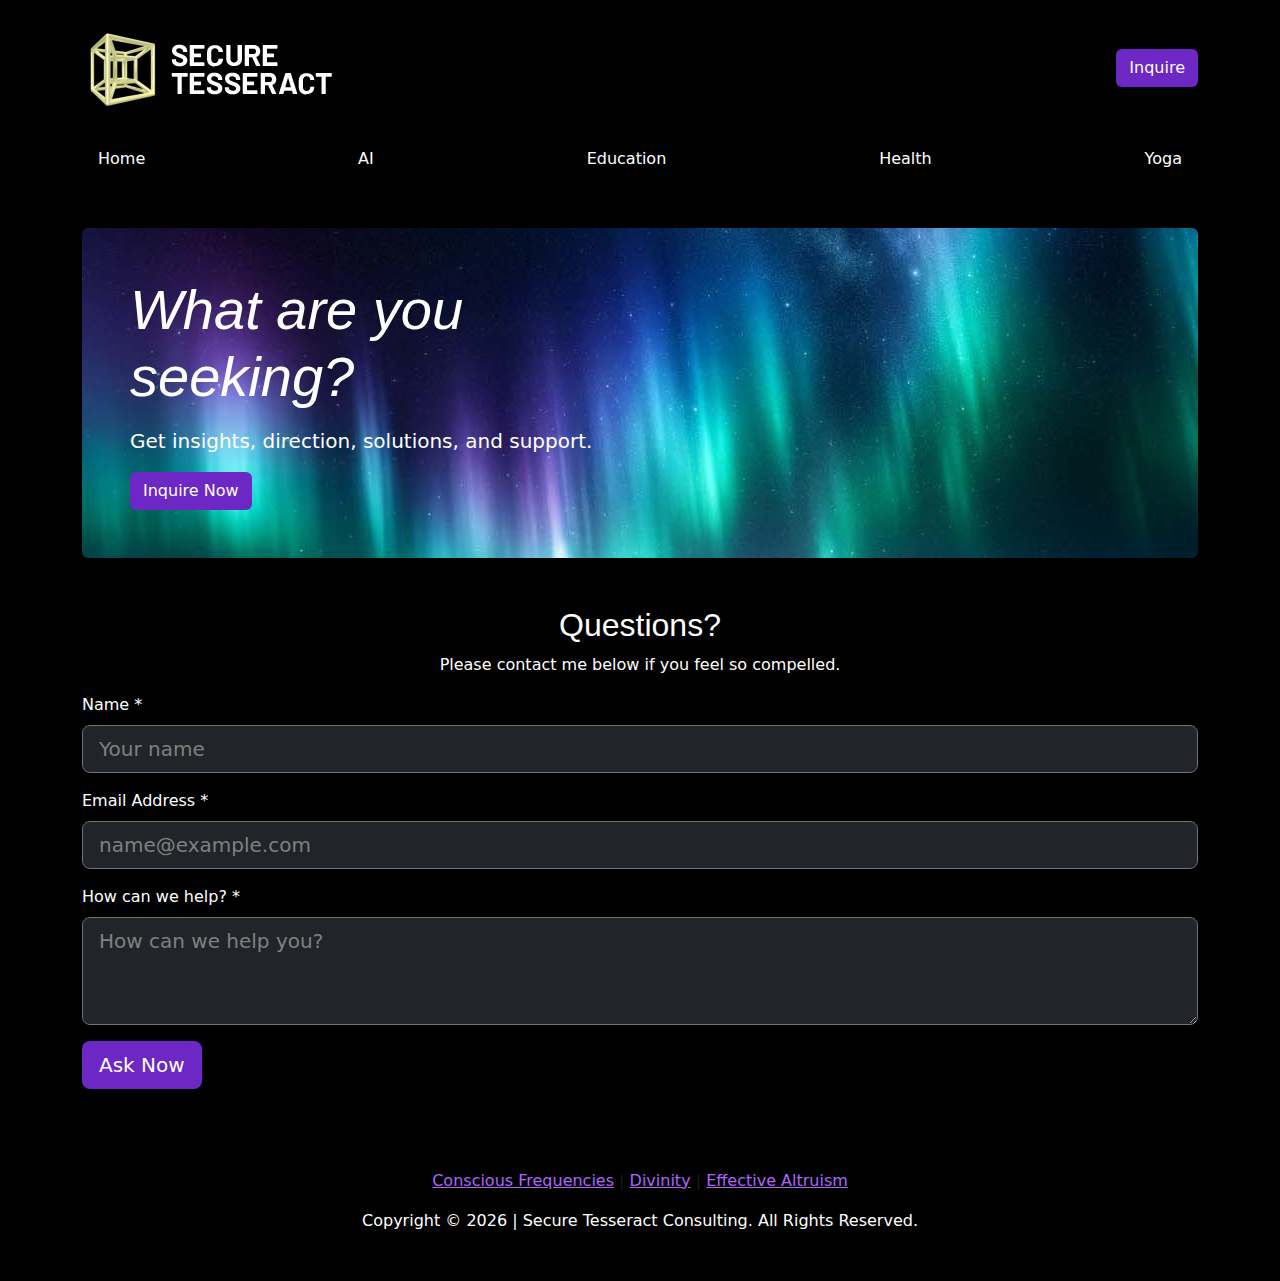
<file: index.html>
<!DOCTYPE html>
<!-- saved from url=(0048)https://getbootstrap.com/docs/5.3/examples/blog/ -->
<html lang="en" data-bs-theme="auto"><head><meta http-equiv="Content-Type" content="text/html; charset=UTF-8"><script src="/resources/color-modes.js"></script>

    
    <meta name="viewport" content="width=device-width, initial-scale=1">
    <meta name="description" content="">
    <meta name="author" content="Mark Otto, Jacob Thornton, and Bootstrap contributors">
    <meta name="generator" content="Hugo 0.118.2">
    <title>Secure Tesseract - Insight, Direction, Solutions, Support</title>

    <link rel="canonical" href="https://getbootstrap.com/docs/5.3/examples/blog/">

    

    <link rel="stylesheet" href="/resources/css@3">

<link href="/resources/bootstrap.min.css" rel="stylesheet" integrity="sha384-T3c6CoIi6uLrA9TneNEoa7RxnatzjcDSCmG1MXxSR1GAsXEV/Dwwykc2MPK8M2HN" crossorigin="anonymous">

    <!-- Favicons -->
<link rel="icon" type="image/png" href="/images/favicon.png" />
<meta name="theme-color" content="#000000">



    <style>
      .form-control::placeholder { /* Chrome, Firefox, Opera, Safari 10.1+ */
            color: grey;
            opacity: 1; /* Firefox */
}

.form-control:-ms-input-placeholder { /* Internet Explorer 10-11 */
            color: grey;
}

.form-control::-ms-input-placeholder { /* Microsoft Edge */
            color: grey;
 }

      .bd-placeholder-img {
        font-size: 1.125rem;
        text-anchor: middle;
        -webkit-user-select: none;
        -moz-user-select: none;
        user-select: none;
      }

      @media (min-width: 768px) {
        .bd-placeholder-img-lg {
          font-size: 3.5rem;
        }
      }

      .b-example-divider {
        width: 100%;
        height: 3rem;
        background-color: rgba(0, 0, 0, .1);
        border: solid rgba(0, 0, 0, .15);
        border-width: 1px 0;
        box-shadow: inset 0 .5em 1.5em rgba(0, 0, 0, .1), inset 0 .125em .5em rgba(0, 0, 0, .15);
      }

      .b-example-vr {
        flex-shrink: 0;
        width: 1.5rem;
        height: 100vh;
      }

      .bi {
        vertical-align: -.125em;
        fill: currentColor;
      }

      .nav-scroller {
        position: relative;
        z-index: 2;
        height: 2.75rem;
        overflow-y: hidden;
      }

      .nav-scroller .nav {
        display: flex;
        flex-wrap: nowrap;
        padding-bottom: 1rem;
        margin-top: -1px;
        overflow-x: auto;
        text-align: center;
        white-space: nowrap;
        -webkit-overflow-scrolling: touch;
      }

      .btn-bd-primary {
        --bd-violet-bg: #712cf9;
        --bd-violet-rgb: 112.520718, 44.062154, 249.437846;

        --bs-btn-font-weight: 600;
        --bs-btn-color: var(--bs-white);
        --bs-btn-bg: var(--bd-violet-bg);
        --bs-btn-border-color: var(--bd-violet-bg);
        --bs-btn-hover-color: var(--bs-white);
        --bs-btn-hover-bg: #6528e0;
        --bs-btn-hover-border-color: #6528e0;
        --bs-btn-focus-shadow-rgb: var(--bd-violet-rgb);
        --bs-btn-active-color: var(--bs-btn-hover-color);
        --bs-btn-active-bg: #5a23c8;
        --bs-btn-active-border-color: #5a23c8;
      }

      .bd-mode-toggle {
        z-index: 1500;
      }

      .bd-mode-toggle .dropdown-menu .active .bi {
        display: block !important;
      }
    </style>

    
    <!-- Custom styles for this template -->
    <link href="/resources/css" rel="stylesheet">
    <!-- Custom styles for this template -->
    <link href="/resources/blog.css" rel="stylesheet">
  </head>
  <body style="background:black;">
    <svg xmlns="http://www.w3.org/2000/svg" class="d-none">
      <symbol id="check2" viewBox="0 0 16 16">
        <path d="M13.854 3.646a.5.5 0 0 1 0 .708l-7 7a.5.5 0 0 1-.708 0l-3.5-3.5a.5.5 0 1 1 .708-.708L6.5 10.293l6.646-6.647a.5.5 0 0 1 .708 0z"></path>
      </symbol>
      <symbol id="circle-half" viewBox="0 0 16 16">
        <path d="M8 15A7 7 0 1 0 8 1v14zm0 1A8 8 0 1 1 8 0a8 8 0 0 1 0 16z"></path>
      </symbol>
      <symbol id="moon-stars-fill" viewBox="0 0 16 16">
        <path d="M6 .278a.768.768 0 0 1 .08.858 7.208 7.208 0 0 0-.878 3.46c0 4.021 3.278 7.277 7.318 7.277.527 0 1.04-.055 1.533-.16a.787.787 0 0 1 .81.316.733.733 0 0 1-.031.893A8.349 8.349 0 0 1 8.344 16C3.734 16 0 12.286 0 7.71 0 4.266 2.114 1.312 5.124.06A.752.752 0 0 1 6 .278z"></path>
        <path d="M10.794 3.148a.217.217 0 0 1 .412 0l.387 1.162c.173.518.579.924 1.097 1.097l1.162.387a.217.217 0 0 1 0 .412l-1.162.387a1.734 1.734 0 0 0-1.097 1.097l-.387 1.162a.217.217 0 0 1-.412 0l-.387-1.162A1.734 1.734 0 0 0 9.31 6.593l-1.162-.387a.217.217 0 0 1 0-.412l1.162-.387a1.734 1.734 0 0 0 1.097-1.097l.387-1.162zM13.863.099a.145.145 0 0 1 .274 0l.258.774c.115.346.386.617.732.732l.774.258a.145.145 0 0 1 0 .274l-.774.258a1.156 1.156 0 0 0-.732.732l-.258.774a.145.145 0 0 1-.274 0l-.258-.774a1.156 1.156 0 0 0-.732-.732l-.774-.258a.145.145 0 0 1 0-.274l.774-.258c.346-.115.617-.386.732-.732L13.863.1z"></path>
      </symbol>
      <symbol id="sun-fill" viewBox="0 0 16 16">
        <path d="M8 12a4 4 0 1 0 0-8 4 4 0 0 0 0 8zM8 0a.5.5 0 0 1 .5.5v2a.5.5 0 0 1-1 0v-2A.5.5 0 0 1 8 0zm0 13a.5.5 0 0 1 .5.5v2a.5.5 0 0 1-1 0v-2A.5.5 0 0 1 8 13zm8-5a.5.5 0 0 1-.5.5h-2a.5.5 0 0 1 0-1h2a.5.5 0 0 1 .5.5zM3 8a.5.5 0 0 1-.5.5h-2a.5.5 0 0 1 0-1h2A.5.5 0 0 1 3 8zm10.657-5.657a.5.5 0 0 1 0 .707l-1.414 1.415a.5.5 0 1 1-.707-.708l1.414-1.414a.5.5 0 0 1 .707 0zm-9.193 9.193a.5.5 0 0 1 0 .707L3.05 13.657a.5.5 0 0 1-.707-.707l1.414-1.414a.5.5 0 0 1 .707 0zm9.193 2.121a.5.5 0 0 1-.707 0l-1.414-1.414a.5.5 0 0 1 .707-.707l1.414 1.414a.5.5 0 0 1 0 .707zM4.464 4.465a.5.5 0 0 1-.707 0L2.343 3.05a.5.5 0 1 1 .707-.707l1.414 1.414a.5.5 0 0 1 0 .708z"></path>
      </symbol>
    </svg>

    
<svg xmlns="http://www.w3.org/2000/svg" class="d-none">
  <symbol id="aperture" fill="none" stroke="currentColor" stroke-linecap="round" stroke-linejoin="round" stroke-width="2" viewBox="0 0 24 24">
    <circle cx="12" cy="12" r="10"></circle>
    <path d="M14.31 8l5.74 9.94M9.69 8h11.48M7.38 12l5.74-9.94M9.69 16L3.95 6.06M14.31 16H2.83m13.79-4l-5.74 9.94"></path>
  </symbol>
  <symbol id="cart" viewBox="0 0 16 16">
    <path d="M0 1.5A.5.5 0 0 1 .5 1H2a.5.5 0 0 1 .485.379L2.89 3H14.5a.5.5 0 0 1 .49.598l-1 5a.5.5 0 0 1-.465.401l-9.397.472L4.415 11H13a.5.5 0 0 1 0 1H4a.5.5 0 0 1-.491-.408L2.01 3.607 1.61 2H.5a.5.5 0 0 1-.5-.5zM3.102 4l.84 4.479 9.144-.459L13.89 4H3.102zM5 12a2 2 0 1 0 0 4 2 2 0 0 0 0-4zm7 0a2 2 0 1 0 0 4 2 2 0 0 0 0-4zm-7 1a1 1 0 1 1 0 2 1 1 0 0 1 0-2zm7 0a1 1 0 1 1 0 2 1 1 0 0 1 0-2z"></path>
  </symbol>
  <symbol id="chevron-right" viewBox="0 0 16 16">
    <path fill-rule="evenodd" d="M4.646 1.646a.5.5 0 0 1 .708 0l6 6a.5.5 0 0 1 0 .708l-6 6a.5.5 0 0 1-.708-.708L10.293 8 4.646 2.354a.5.5 0 0 1 0-.708z"></path>
  </symbol>
</svg>

<div class="container">
  <header class=" lh-1 py-3">
    <div class="row flex-nowrap justify-content-between align-items-center">
      <div class="col-4 pt-1">
        <a class="link-secondary" href="./"><img src="/images/logo.png"></a>
      </div>
      <div class="col-4 text-center">
        
      </div>
      <div class="col-4 d-flex justify-content-end align-items-center">
        
        <a href="/#form" class="btn text-white" style="background: #6d27c4;">Inquire</a>
      </div>
    </div>
  </header>

  <div class="nav-scroller py-1 mb-5 ">
    <nav class="nav justify-content-between">
      <a class="nav-item nav-link text-white" href="./">Home</a>
      <a class="nav-item nav-link text-white" href="./artificial-intelligence">AI</a>
      <a class="nav-item nav-link text-white" href="./education">Education</a>
      <a class="nav-item nav-link text-white" href="./health">Health</a>
      <a class="nav-item nav-link text-white" href="./yoga">Yoga</a>
    </nav>
  </div>
</div>

<main class="container">
  <div class="p-4 p-md-5 mb-4 rounded text-body-emphasis" style="background: url('/images/bg2.jpg');">
    <div class="col-lg-6 px-0">
      <h1 class="display-4 fst-italic text-white">What are you seeking?</h1>
      <p class="lead my-3 text-white">Get insights, direction, solutions, and support.</p>
      <!-- <p class="lead mb-0 text-white"><a href="https://getbootstrap.com/docs/5.3/examples/blog/#" class="text-white fw-bold">Inquire Now</a></p> -->
      <p class="lead mb-0 text-white"><a href="./#form" class="btn text-white" style="background: #6d27c4;">Inquire Now</a></p>
    </div>
  </div>


  <h2 class="text-white text-center mt-5">Questions?</h2>
  <p class="text-white text-center">Please contact me below if you feel so compelled.</p>

  <form
    action="https://formspree.io/f/xbjnzkpr"
    method="POST"
  >
  <div class="mb-3 text-white">
    <label for="exampleFormControlInput1" class="form-label">Name *</label>
    <input type="text" class="form-control form-control-lg bg-dark text-white border-secondary" id="exampleFormControlInput1" placeholder="Your name" name="name" required>
  </div>
  <div class="mb-3 text-white">
    <label for="exampleFormControlInput1" class="form-label">Email Address *</label>
    <input type="email" class="form-control form-control-lg bg-dark text-white border-secondary" id="exampleFormControlInput1" placeholder="name@example.com" name="email" required>
  </div>
  <div class="mb-3 text-white">
    <label for="exampleFormControlTextarea1" class="form-label">How can we help? *</label>
    <textarea name="message" required class="form-control form-control-lg bg-dark text-white border-secondary" id="exampleFormControlTextarea1" rows="3" placeholder="How can we help you?"></textarea>
  </div>
  <div class="mb-3 text-white">
    <button type="submit" class="btn btn-lg text-white mb-3" id="form" style="background: #6d27c4;">Ask Now</button>
  </div>
  </form>
  <!-- <form id="fs-frm" name="simple-contact-form" accept-charset="utf-8" action="https://formspree.io/f/{form_id}" method="post">
    <fieldset id="fs-frm-inputs">
      <label for="full-name">Full Name</label>
      <input type="text" name="name" id="full-name" placeholder="First and Last" required="">
      <label for="email-address">Email Address</label>
      <input type="email" name="_replyto" id="email-address" placeholder="email@domain.tld" required="">
      <label for="message">Message</label>
      <textarea rows="5" name="message" id="message" placeholder="Aenean lacinia bibendum nulla sed consectetur. Vivamus sagittis lacus vel augue laoreet rutrum faucibus dolor auctor. Donec ullamcorper nulla non metus auctor fringilla nullam quis risus." required=""></textarea>
      <input type="hidden" name="_subject" id="email-subject" value="Contact Form Submission">
    <div data-lastpass-icon-root="true" style="position: relative !important; height: 0px !important; width: 0px !important; float: left !important;"></div></fieldset>
    <input type="submit" value="Submit">
  </form> -->

</main>

<footer class="py-5 text-center text-body-secondary">
  <p><a target="_blank" style="color:#ac66f9;" href="https://blogs.scientificamerican.com/observations/the-hippies-were-right-its-all-about-vibrations-man/">Conscious Frequencies</a> | <a target="_blank" href="https://www.theawakenedstate.net/kundalini-awakening/" style="color:#ac66f9;">Divinity</a> | <a target="_blank" href="https://www.effectivealtruism.org/articles/introduction-to-effective-altruism" style="color:#ac66f9;">Effective Altruism</a></p>
  <p class="mb-0 text-white">
    Copyright © <span id="current-year"></span> | Secure Tesseract Consulting. All Rights Reserved.
  </p>
</footer>

<script src="/resources/bootstrap.bundle.min.js" integrity="sha384-C6RzsynM9kWDrMNeT87bh95OGNyZPhcTNXj1NW7RuBCsyN/o0jlpcV8Qyq46cDfL" crossorigin="anonymous"></script>
<script src="/resources/custom.js"></script>
    

</body></html>
</file>
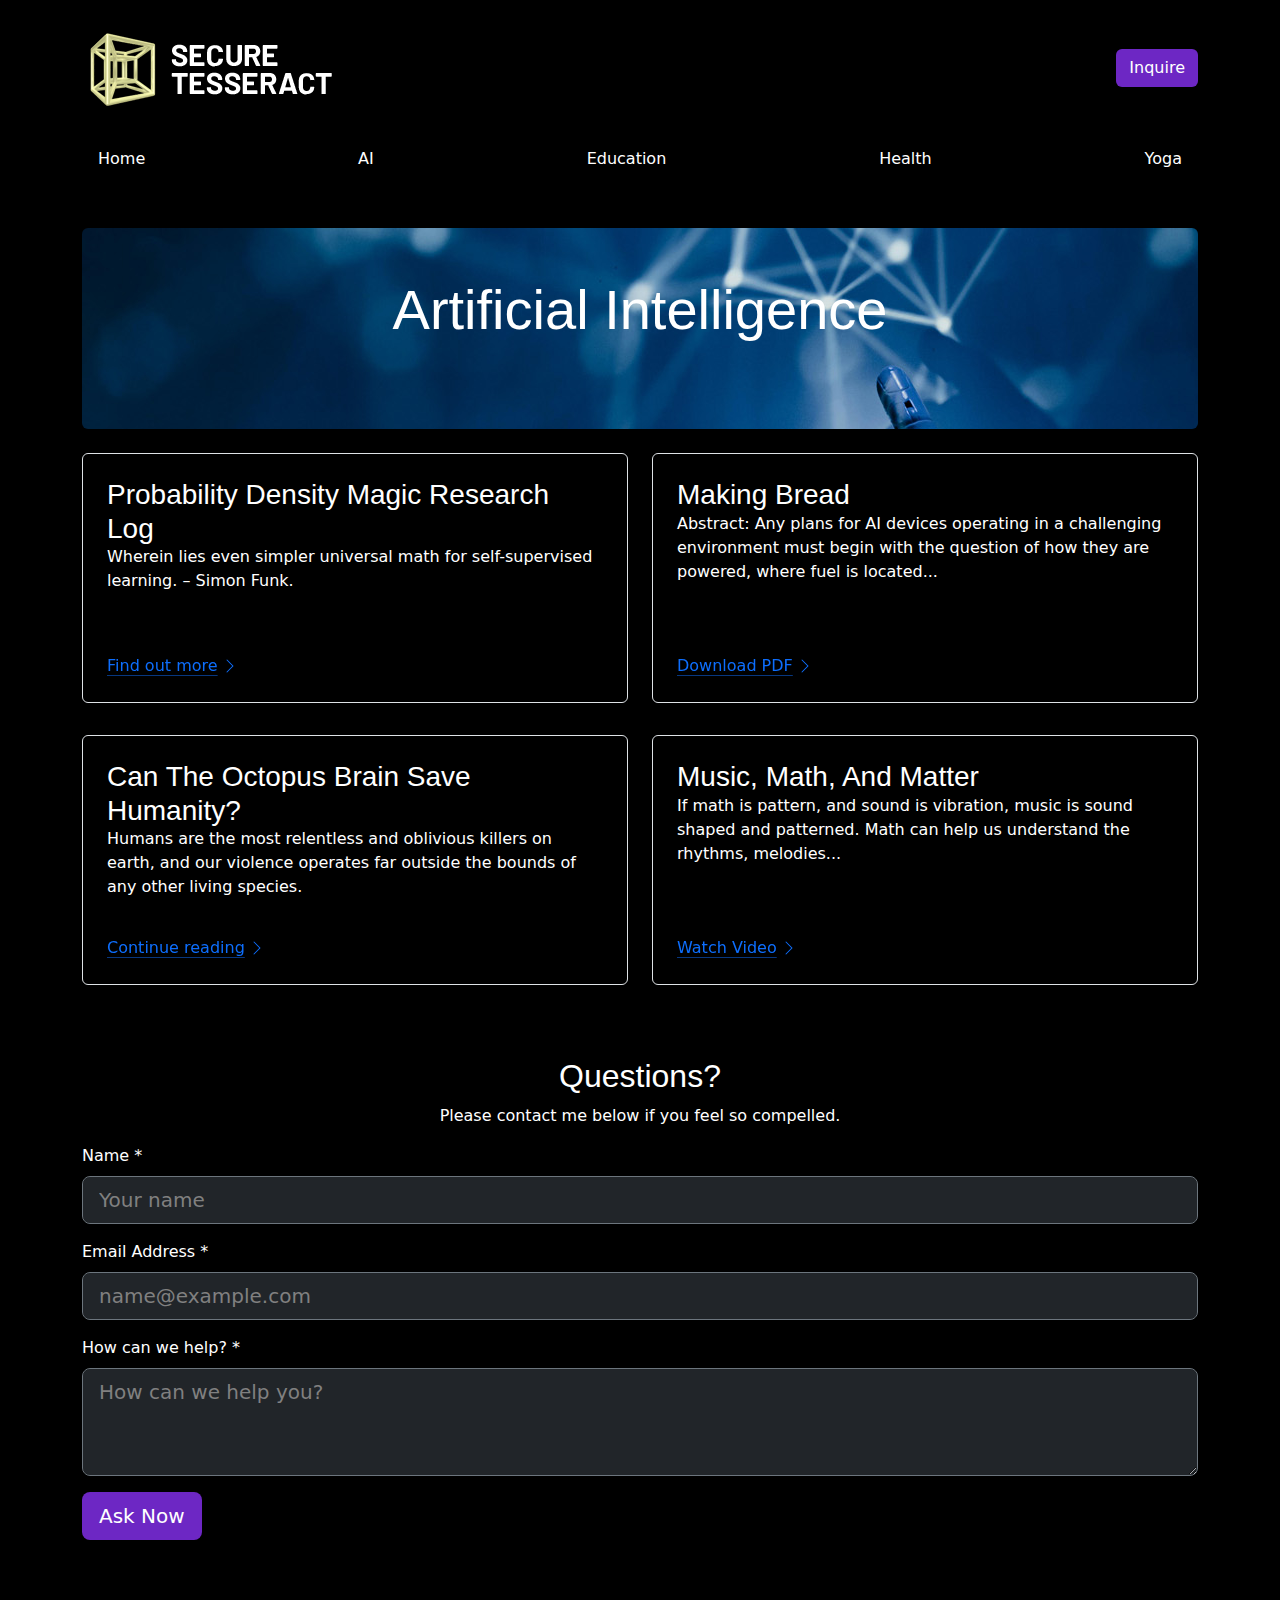
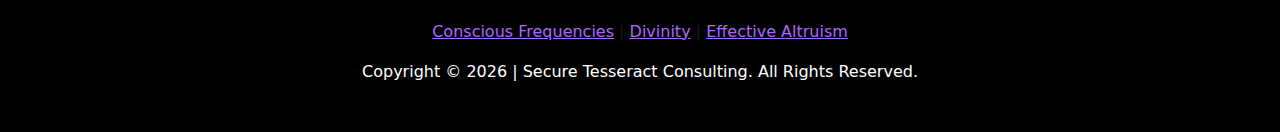
<file: artificial-intelligence.html>
<!DOCTYPE html>
<!-- saved from url=(0048)https://getbootstrap.com/docs/5.3/examples/blog/ -->
<html lang="en" data-bs-theme="auto"><head><meta http-equiv="Content-Type" content="text/html; charset=UTF-8"><script src="/resources/color-modes.js"></script>

    
    <meta name="viewport" content="width=device-width, initial-scale=1">
    <meta name="description" content="">
    <meta name="author" content="Mark Otto, Jacob Thornton, and Bootstrap contributors">
    <meta name="generator" content="Hugo 0.118.2">
    <title>Secure Tesseract - Artificial Intelligence (AI) Resources</title>

    <link rel="canonical" href="https://getbootstrap.com/docs/5.3/examples/blog/">

    

    <link rel="stylesheet" href="/resources/css@3">

<link href="/resources/bootstrap.min.css" rel="stylesheet" integrity="sha384-T3c6CoIi6uLrA9TneNEoa7RxnatzjcDSCmG1MXxSR1GAsXEV/Dwwykc2MPK8M2HN" crossorigin="anonymous">

    <!-- Favicons -->
<link rel="icon" type="image/png" href="/images/favicon.png" />
<meta name="theme-color" content="#000000">



    <style>
      .form-control::placeholder { /* Chrome, Firefox, Opera, Safari 10.1+ */
            color: grey;
            opacity: 1; /* Firefox */
}

.form-control:-ms-input-placeholder { /* Internet Explorer 10-11 */
            color: grey;
}

.form-control::-ms-input-placeholder { /* Microsoft Edge */
            color: grey;
 }

      .bd-placeholder-img {
        font-size: 1.125rem;
        text-anchor: middle;
        -webkit-user-select: none;
        -moz-user-select: none;
        user-select: none;
      }

      @media (min-width: 768px) {
        .bd-placeholder-img-lg {
          font-size: 3.5rem;
        }
      }

      .b-example-divider {
        width: 100%;
        height: 3rem;
        background-color: rgba(0, 0, 0, .1);
        border: solid rgba(0, 0, 0, .15);
        border-width: 1px 0;
        box-shadow: inset 0 .5em 1.5em rgba(0, 0, 0, .1), inset 0 .125em .5em rgba(0, 0, 0, .15);
      }

      .b-example-vr {
        flex-shrink: 0;
        width: 1.5rem;
        height: 100vh;
      }

      .bi {
        vertical-align: -.125em;
        fill: currentColor;
      }

      .nav-scroller {
        position: relative;
        z-index: 2;
        height: 2.75rem;
        overflow-y: hidden;
      }

      .nav-scroller .nav {
        display: flex;
        flex-wrap: nowrap;
        padding-bottom: 1rem;
        margin-top: -1px;
        overflow-x: auto;
        text-align: center;
        white-space: nowrap;
        -webkit-overflow-scrolling: touch;
      }

      .btn-bd-primary {
        --bd-violet-bg: #712cf9;
        --bd-violet-rgb: 112.520718, 44.062154, 249.437846;

        --bs-btn-font-weight: 600;
        --bs-btn-color: var(--bs-white);
        --bs-btn-bg: var(--bd-violet-bg);
        --bs-btn-border-color: var(--bd-violet-bg);
        --bs-btn-hover-color: var(--bs-white);
        --bs-btn-hover-bg: #6528e0;
        --bs-btn-hover-border-color: #6528e0;
        --bs-btn-focus-shadow-rgb: var(--bd-violet-rgb);
        --bs-btn-active-color: var(--bs-btn-hover-color);
        --bs-btn-active-bg: #5a23c8;
        --bs-btn-active-border-color: #5a23c8;
      }

      .bd-mode-toggle {
        z-index: 1500;
      }

      .bd-mode-toggle .dropdown-menu .active .bi {
        display: block !important;
      }
    </style>

    
    <!-- Custom styles for this template -->
    <link href="/resources/css" rel="stylesheet">
    <!-- Custom styles for this template -->
    <link href="/resources/blog.css" rel="stylesheet">
  </head>
  <body style="background:black;">
    <svg xmlns="http://www.w3.org/2000/svg" class="d-none">
      <symbol id="check2" viewBox="0 0 16 16">
        <path d="M13.854 3.646a.5.5 0 0 1 0 .708l-7 7a.5.5 0 0 1-.708 0l-3.5-3.5a.5.5 0 1 1 .708-.708L6.5 10.293l6.646-6.647a.5.5 0 0 1 .708 0z"></path>
      </symbol>
      <symbol id="circle-half" viewBox="0 0 16 16">
        <path d="M8 15A7 7 0 1 0 8 1v14zm0 1A8 8 0 1 1 8 0a8 8 0 0 1 0 16z"></path>
      </symbol>
      <symbol id="moon-stars-fill" viewBox="0 0 16 16">
        <path d="M6 .278a.768.768 0 0 1 .08.858 7.208 7.208 0 0 0-.878 3.46c0 4.021 3.278 7.277 7.318 7.277.527 0 1.04-.055 1.533-.16a.787.787 0 0 1 .81.316.733.733 0 0 1-.031.893A8.349 8.349 0 0 1 8.344 16C3.734 16 0 12.286 0 7.71 0 4.266 2.114 1.312 5.124.06A.752.752 0 0 1 6 .278z"></path>
        <path d="M10.794 3.148a.217.217 0 0 1 .412 0l.387 1.162c.173.518.579.924 1.097 1.097l1.162.387a.217.217 0 0 1 0 .412l-1.162.387a1.734 1.734 0 0 0-1.097 1.097l-.387 1.162a.217.217 0 0 1-.412 0l-.387-1.162A1.734 1.734 0 0 0 9.31 6.593l-1.162-.387a.217.217 0 0 1 0-.412l1.162-.387a1.734 1.734 0 0 0 1.097-1.097l.387-1.162zM13.863.099a.145.145 0 0 1 .274 0l.258.774c.115.346.386.617.732.732l.774.258a.145.145 0 0 1 0 .274l-.774.258a1.156 1.156 0 0 0-.732.732l-.258.774a.145.145 0 0 1-.274 0l-.258-.774a1.156 1.156 0 0 0-.732-.732l-.774-.258a.145.145 0 0 1 0-.274l.774-.258c.346-.115.617-.386.732-.732L13.863.1z"></path>
      </symbol>
      <symbol id="sun-fill" viewBox="0 0 16 16">
        <path d="M8 12a4 4 0 1 0 0-8 4 4 0 0 0 0 8zM8 0a.5.5 0 0 1 .5.5v2a.5.5 0 0 1-1 0v-2A.5.5 0 0 1 8 0zm0 13a.5.5 0 0 1 .5.5v2a.5.5 0 0 1-1 0v-2A.5.5 0 0 1 8 13zm8-5a.5.5 0 0 1-.5.5h-2a.5.5 0 0 1 0-1h2a.5.5 0 0 1 .5.5zM3 8a.5.5 0 0 1-.5.5h-2a.5.5 0 0 1 0-1h2A.5.5 0 0 1 3 8zm10.657-5.657a.5.5 0 0 1 0 .707l-1.414 1.415a.5.5 0 1 1-.707-.708l1.414-1.414a.5.5 0 0 1 .707 0zm-9.193 9.193a.5.5 0 0 1 0 .707L3.05 13.657a.5.5 0 0 1-.707-.707l1.414-1.414a.5.5 0 0 1 .707 0zm9.193 2.121a.5.5 0 0 1-.707 0l-1.414-1.414a.5.5 0 0 1 .707-.707l1.414 1.414a.5.5 0 0 1 0 .707zM4.464 4.465a.5.5 0 0 1-.707 0L2.343 3.05a.5.5 0 1 1 .707-.707l1.414 1.414a.5.5 0 0 1 0 .708z"></path>
      </symbol>
    </svg>

    
<svg xmlns="http://www.w3.org/2000/svg" class="d-none">
  <symbol id="aperture" fill="none" stroke="currentColor" stroke-linecap="round" stroke-linejoin="round" stroke-width="2" viewBox="0 0 24 24">
    <circle cx="12" cy="12" r="10"></circle>
    <path d="M14.31 8l5.74 9.94M9.69 8h11.48M7.38 12l5.74-9.94M9.69 16L3.95 6.06M14.31 16H2.83m13.79-4l-5.74 9.94"></path>
  </symbol>
  <symbol id="cart" viewBox="0 0 16 16">
    <path d="M0 1.5A.5.5 0 0 1 .5 1H2a.5.5 0 0 1 .485.379L2.89 3H14.5a.5.5 0 0 1 .49.598l-1 5a.5.5 0 0 1-.465.401l-9.397.472L4.415 11H13a.5.5 0 0 1 0 1H4a.5.5 0 0 1-.491-.408L2.01 3.607 1.61 2H.5a.5.5 0 0 1-.5-.5zM3.102 4l.84 4.479 9.144-.459L13.89 4H3.102zM5 12a2 2 0 1 0 0 4 2 2 0 0 0 0-4zm7 0a2 2 0 1 0 0 4 2 2 0 0 0 0-4zm-7 1a1 1 0 1 1 0 2 1 1 0 0 1 0-2zm7 0a1 1 0 1 1 0 2 1 1 0 0 1 0-2z"></path>
  </symbol>
  <symbol id="chevron-right" viewBox="0 0 16 16">
    <path fill-rule="evenodd" d="M4.646 1.646a.5.5 0 0 1 .708 0l6 6a.5.5 0 0 1 0 .708l-6 6a.5.5 0 0 1-.708-.708L10.293 8 4.646 2.354a.5.5 0 0 1 0-.708z"></path>
  </symbol>
</svg>

<div class="container">
  <header class=" lh-1 py-3">
    <div class="row flex-nowrap justify-content-between align-items-center">
      <div class="col-4 pt-1">
        <a class="link-secondary" href="./"><img src="/images/logo.png"></a>
      </div>
      <div class="col-4 text-center">
        
      </div>
      <div class="col-4 d-flex justify-content-end align-items-center">
        
        <a href="./artificial-intelligence#form" class="btn text-white" style="background: #6d27c4;">Inquire</a>
      </div>
    </div>
  </header>

  <div class="nav-scroller py-1 mb-5 ">
    <nav class="nav justify-content-between">
      <a class="nav-item nav-link text-white" href="./">Home</a>
      <a class="nav-item nav-link text-white" href="./artificial-intelligence">AI</a>
      <a class="nav-item nav-link text-white" href="./education">Education</a>
      <a class="nav-item nav-link text-white" href="./health">Health</a>
      <a class="nav-item nav-link text-white" href="./yoga">Yoga</a>
    </nav>
  </div>
</div>

<main class="container">
  <div class="p-4 p-md-5 mb-4 rounded text-body-emphasis text-center" style="background: url('/images/ai-bg.jpg');">
    <div class="col-lg-12 px-0">
      <h1 class="display-4 text-white text-center">Artificial Intelligence</h1>
      <p class="lead mb-0 text-white" style="visibility: hidden;"><a href="https://getbootstrap.com/docs/5.3/examples/blog/#" class="text-white fw-bold">Inquire Now</a></p>
    </div>
  </div>

  <div class="row mb-2 text-white">
    <div class="col-md-6">
      <div class="row g-0 border rounded overflow-hidden flex-md-row mb-4 shadow-sm h-md-250 position-relative">
        <div class="col p-4 d-flex flex-column position-static">
          <h3 class="mb-0">Probability Density Magic Research Log</h3>
          <p class="card-text mb-auto">Wherein lies even simpler universal math for self-supervised learning. – Simon Funk.</p>
          <a href="https://sifter.org/simon/journal/20180814.html" target="_blank" class="icon-link gap-1 icon-link-hover stretched-link">
            Find out more
            <svg class="bi"><use xlink:href="#chevron-right"></use></svg>
          </a>
        </div>
      </div>
    </div>
    <div class="col-md-6">
      <div class="row g-0 border rounded overflow-hidden flex-md-row mb-4 shadow-sm h-md-250 position-relative">
        <div class="col p-4 d-flex flex-column position-static">
          <h3 class="mb-0">Making Bread</h3>
          <p class="card-text mb-auto">Abstract: Any plans for AI devices operating in a challenging environment must begin with the question of how they are powered, where fuel is located...</p>
          <a href="https://www.researchgate.net/publication/329413708_Making_BREAD_Biomimetic_strategies_for_Artificial_Intelligence_Now_and_in_the_Future/fulltext/5c07440d299bf169ae3329ae/Making-BREAD-Biomimetic-strategies-for-Artificial-Intelligence-Now-and-in-the-Future.pdf" target="_blank" class="icon-link gap-1 icon-link-hover stretched-link">
            Download PDF
            <svg class="bi"><use xlink:href="#chevron-right"></use></svg>
          </a>
        </div>
      </div>
    </div>
  </div>

  <div class="row mb-2 text-white">
    <div class="col-md-6">
      <div class="row g-0 border rounded overflow-hidden flex-md-row mb-4 shadow-sm h-md-250 position-relative">
        <div class="col p-4 d-flex flex-column position-static">
          <h3 class="mb-0">Can The Octopus Brain Save Humanity?</h3>
          <p class="card-text mb-auto">Humans are the most relentless and oblivious killers on earth, and our violence operates far outside the bounds of any other living species.</p>
          <a href="https://www.forbes.com/sites/cognitiveworld/2019/02/04/can-the-octopus-brain-save-humanity/?sh=7b6a95e13847" target="_blank" class="icon-link gap-1 icon-link-hover stretched-link">
            Continue reading
            <svg class="bi"><use xlink:href="#chevron-right"></use></svg>
          </a>
        </div>
      </div>
    </div>
    <div class="col-md-6">
      <div class="row g-0 border rounded overflow-hidden flex-md-row mb-4 shadow-sm h-md-250 position-relative">
        <div class="col p-4 d-flex flex-column position-static">
          <h3 class="mb-0">Music, Math, And Matter</h3>
          <p class="card-text mb-auto">If math is pattern, and sound is vibration, music is sound shaped and patterned. Math can help us understand the rhythms, melodies...</p>
          <a href="https://www.youtube.com/watch?v=V5tUM5aLHPA" target="_blank" class="icon-link gap-1 icon-link-hover stretched-link">
            Watch Video
            <svg class="bi"><use xlink:href="#chevron-right"></use></svg>
          </a>
        </div>
      </div>
    </div>
  </div>



  <h2 class="text-white text-center mt-5">Questions?</h2>
  <p class="text-white text-center">Please contact me below if you feel so compelled.</p>

  <form
    action="https://formspree.io/f/xbjnzkpr"
    method="POST"
  >
  <div class="mb-3 text-white">
    <label for="exampleFormControlInput1" class="form-label">Name *</label>
    <input type="text" class="form-control form-control-lg bg-dark text-white border-secondary" id="exampleFormControlInput1" placeholder="Your name" name="name" required>
  </div>
  <div class="mb-3 text-white">
    <label for="exampleFormControlInput1" class="form-label">Email Address *</label>
    <input type="email" class="form-control form-control-lg bg-dark text-white border-secondary" id="exampleFormControlInput1" placeholder="name@example.com" name="email" required>
  </div>
  <div class="mb-3 text-white">
    <label for="exampleFormControlTextarea1" class="form-label">How can we help? *</label>
    <textarea name="message" required class="form-control form-control-lg bg-dark text-white border-secondary" id="exampleFormControlTextarea1" rows="3" placeholder="How can we help you?"></textarea>
  </div>
  <div class="mb-3 text-white">
    <button type="submit" class="btn btn-lg text-white mb-3" style="background: #6d27c4;" id="form">Ask Now</button>
  </div>
  </form>

  <!-- <form id="fs-frm" name="simple-contact-form" accept-charset="utf-8" action="https://formspree.io/f/{form_id}" method="post">
    <fieldset id="fs-frm-inputs">
      <label for="full-name">Full Name</label>
      <input type="text" name="name" id="full-name" placeholder="First and Last" required="">
      <label for="email-address">Email Address</label>
      <input type="email" name="_replyto" id="email-address" placeholder="email@domain.tld" required="">
      <label for="message">Message</label>
      <textarea rows="5" name="message" id="message" placeholder="Aenean lacinia bibendum nulla sed consectetur. Vivamus sagittis lacus vel augue laoreet rutrum faucibus dolor auctor. Donec ullamcorper nulla non metus auctor fringilla nullam quis risus." required=""></textarea>
      <input type="hidden" name="_subject" id="email-subject" value="Contact Form Submission">
    <div data-lastpass-icon-root="true" style="position: relative !important; height: 0px !important; width: 0px !important; float: left !important;"></div></fieldset>
    <input type="submit" value="Submit">
  </form> -->

</main>

<footer class="py-5 text-center text-body-secondary">
  <p><a target="_blank" style="color:#ac66f9;" href="https://blogs.scientificamerican.com/observations/the-hippies-were-right-its-all-about-vibrations-man/">Conscious Frequencies</a> | <a target="_blank" href="https://www.theawakenedstate.net/kundalini-awakening/" style="color:#ac66f9;">Divinity</a> | <a target="_blank" href="https://www.effectivealtruism.org/articles/introduction-to-effective-altruism" style="color:#ac66f9;">Effective Altruism</a></p>
  <p class="mb-0 text-white">
    Copyright © <span id="current-year"></span> | Secure Tesseract Consulting. All Rights Reserved.
  </p>
</footer>

<script src="/resources/bootstrap.bundle.min.js" integrity="sha384-C6RzsynM9kWDrMNeT87bh95OGNyZPhcTNXj1NW7RuBCsyN/o0jlpcV8Qyq46cDfL" crossorigin="anonymous"></script>
<script src="/resources/custom.js"></script>
    

</body></html>
</file>
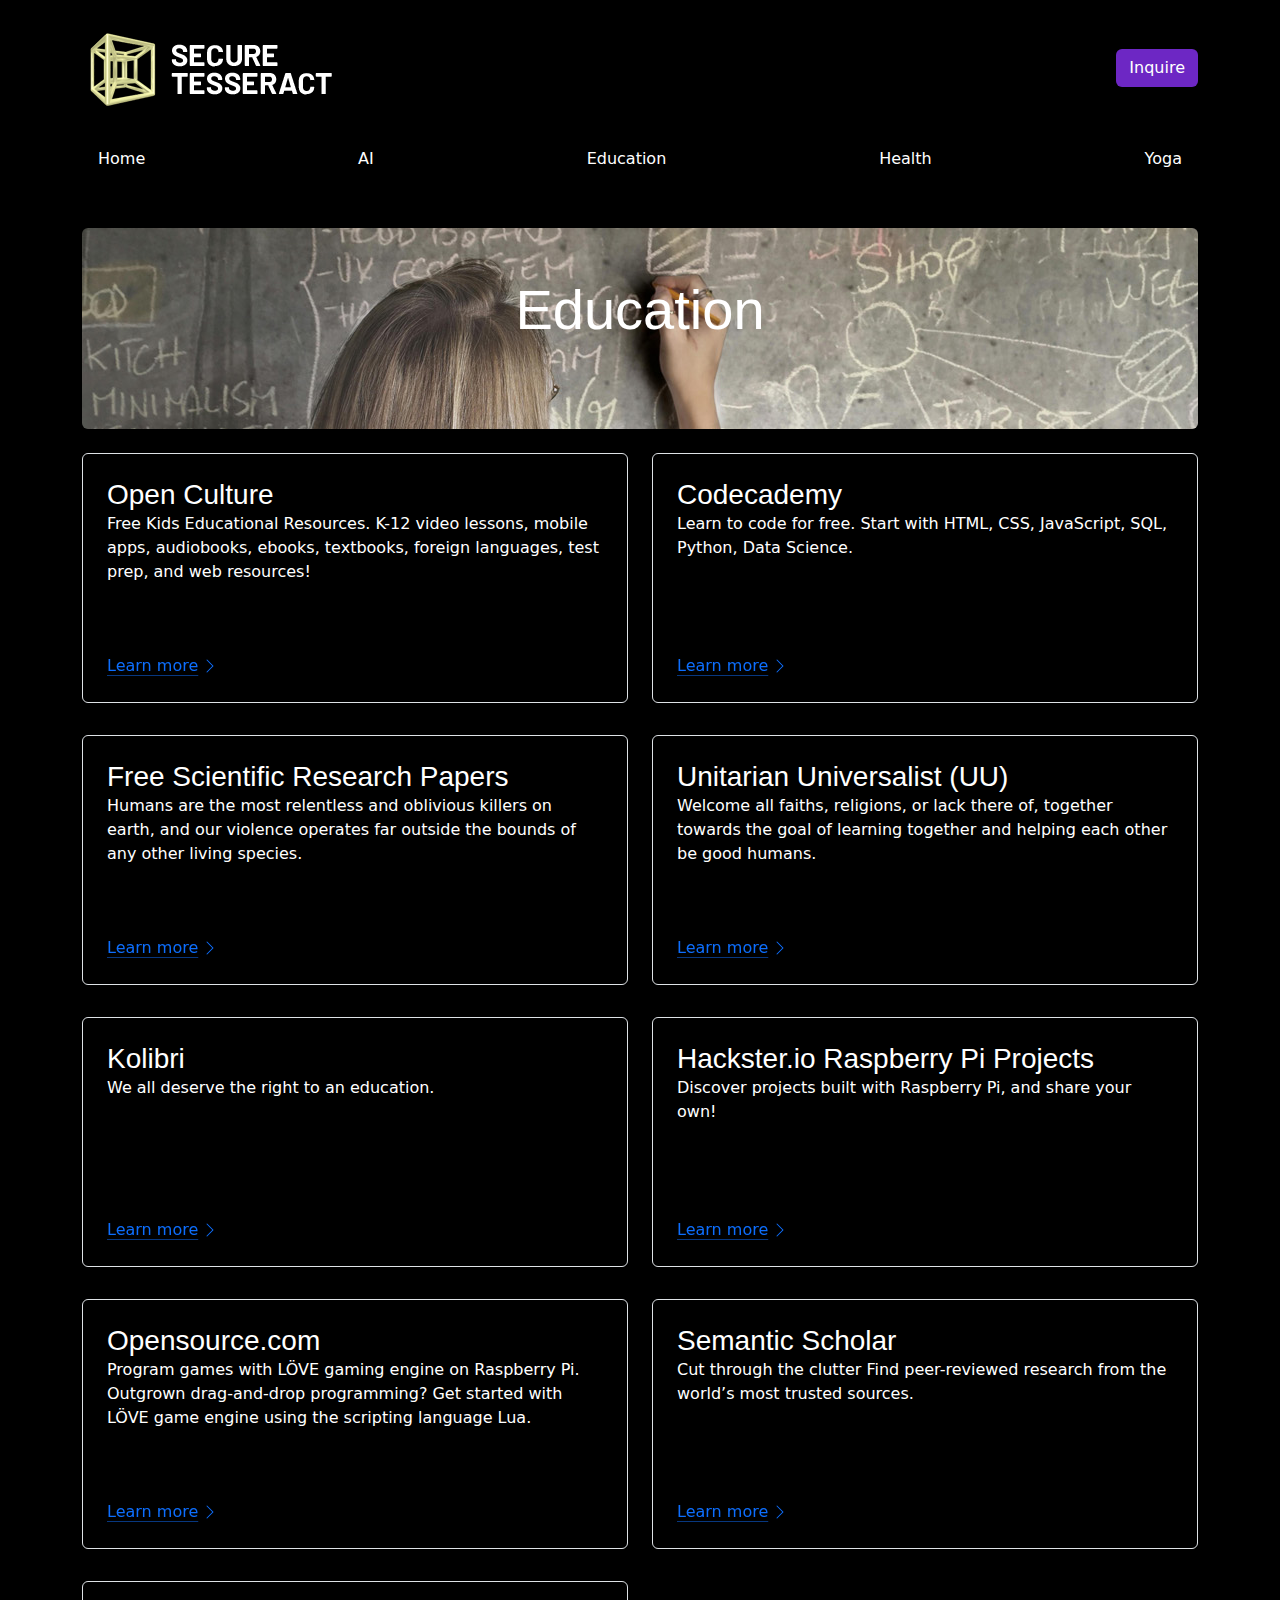
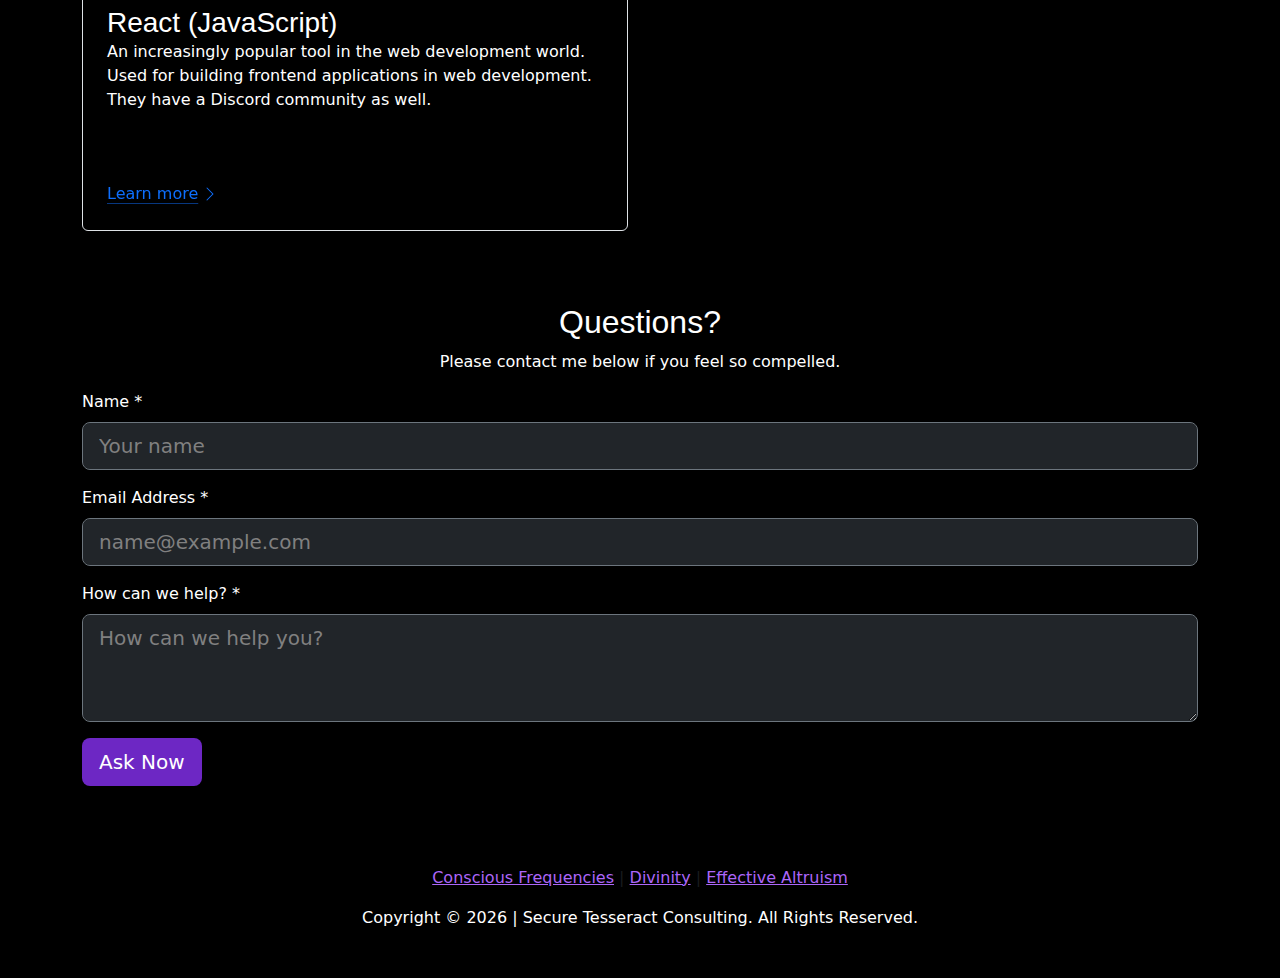
<file: education.html>
<!DOCTYPE html>
<!-- saved from url=(0048)https://getbootstrap.com/docs/5.3/examples/blog/ -->
<html lang="en" data-bs-theme="auto"><head><meta http-equiv="Content-Type" content="text/html; charset=UTF-8"><script src="/resources/color-modes.js"></script>

    
    <meta name="viewport" content="width=device-width, initial-scale=1">
    <meta name="description" content="">
    <meta name="author" content="Mark Otto, Jacob Thornton, and Bootstrap contributors">
    <meta name="generator" content="Hugo 0.118.2">
    <title>Secure Tesseract - Education Resources</title>

    <link rel="canonical" href="https://getbootstrap.com/docs/5.3/examples/blog/">

    

    <link rel="stylesheet" href="/resources/css@3">

<link href="/resources/bootstrap.min.css" rel="stylesheet" integrity="sha384-T3c6CoIi6uLrA9TneNEoa7RxnatzjcDSCmG1MXxSR1GAsXEV/Dwwykc2MPK8M2HN" crossorigin="anonymous">

    <!-- Favicons -->
<link rel="icon" type="image/png" href="/images/favicon.png" />
<meta name="theme-color" content="#000000">



    <style>
      .form-control::placeholder { /* Chrome, Firefox, Opera, Safari 10.1+ */
            color: grey;
            opacity: 1; /* Firefox */
}

.form-control:-ms-input-placeholder { /* Internet Explorer 10-11 */
            color: grey;
}

.form-control::-ms-input-placeholder { /* Microsoft Edge */
            color: grey;
 }

      .bd-placeholder-img {
        font-size: 1.125rem;
        text-anchor: middle;
        -webkit-user-select: none;
        -moz-user-select: none;
        user-select: none;
      }

      @media (min-width: 768px) {
        .bd-placeholder-img-lg {
          font-size: 3.5rem;
        }
      }

      .b-example-divider {
        width: 100%;
        height: 3rem;
        background-color: rgba(0, 0, 0, .1);
        border: solid rgba(0, 0, 0, .15);
        border-width: 1px 0;
        box-shadow: inset 0 .5em 1.5em rgba(0, 0, 0, .1), inset 0 .125em .5em rgba(0, 0, 0, .15);
      }

      .b-example-vr {
        flex-shrink: 0;
        width: 1.5rem;
        height: 100vh;
      }

      .bi {
        vertical-align: -.125em;
        fill: currentColor;
      }

      .nav-scroller {
        position: relative;
        z-index: 2;
        height: 2.75rem;
        overflow-y: hidden;
      }

      .nav-scroller .nav {
        display: flex;
        flex-wrap: nowrap;
        padding-bottom: 1rem;
        margin-top: -1px;
        overflow-x: auto;
        text-align: center;
        white-space: nowrap;
        -webkit-overflow-scrolling: touch;
      }

      .btn-bd-primary {
        --bd-violet-bg: #712cf9;
        --bd-violet-rgb: 112.520718, 44.062154, 249.437846;

        --bs-btn-font-weight: 600;
        --bs-btn-color: var(--bs-white);
        --bs-btn-bg: var(--bd-violet-bg);
        --bs-btn-border-color: var(--bd-violet-bg);
        --bs-btn-hover-color: var(--bs-white);
        --bs-btn-hover-bg: #6528e0;
        --bs-btn-hover-border-color: #6528e0;
        --bs-btn-focus-shadow-rgb: var(--bd-violet-rgb);
        --bs-btn-active-color: var(--bs-btn-hover-color);
        --bs-btn-active-bg: #5a23c8;
        --bs-btn-active-border-color: #5a23c8;
      }

      .bd-mode-toggle {
        z-index: 1500;
      }

      .bd-mode-toggle .dropdown-menu .active .bi {
        display: block !important;
      }
    </style>

    
    <!-- Custom styles for this template -->
    <link href="/resources/css" rel="stylesheet">
    <!-- Custom styles for this template -->
    <link href="/resources/blog.css" rel="stylesheet">
  </head>
  <body style="background:black;">
    <svg xmlns="http://www.w3.org/2000/svg" class="d-none">
      <symbol id="check2" viewBox="0 0 16 16">
        <path d="M13.854 3.646a.5.5 0 0 1 0 .708l-7 7a.5.5 0 0 1-.708 0l-3.5-3.5a.5.5 0 1 1 .708-.708L6.5 10.293l6.646-6.647a.5.5 0 0 1 .708 0z"></path>
      </symbol>
      <symbol id="circle-half" viewBox="0 0 16 16">
        <path d="M8 15A7 7 0 1 0 8 1v14zm0 1A8 8 0 1 1 8 0a8 8 0 0 1 0 16z"></path>
      </symbol>
      <symbol id="moon-stars-fill" viewBox="0 0 16 16">
        <path d="M6 .278a.768.768 0 0 1 .08.858 7.208 7.208 0 0 0-.878 3.46c0 4.021 3.278 7.277 7.318 7.277.527 0 1.04-.055 1.533-.16a.787.787 0 0 1 .81.316.733.733 0 0 1-.031.893A8.349 8.349 0 0 1 8.344 16C3.734 16 0 12.286 0 7.71 0 4.266 2.114 1.312 5.124.06A.752.752 0 0 1 6 .278z"></path>
        <path d="M10.794 3.148a.217.217 0 0 1 .412 0l.387 1.162c.173.518.579.924 1.097 1.097l1.162.387a.217.217 0 0 1 0 .412l-1.162.387a1.734 1.734 0 0 0-1.097 1.097l-.387 1.162a.217.217 0 0 1-.412 0l-.387-1.162A1.734 1.734 0 0 0 9.31 6.593l-1.162-.387a.217.217 0 0 1 0-.412l1.162-.387a1.734 1.734 0 0 0 1.097-1.097l.387-1.162zM13.863.099a.145.145 0 0 1 .274 0l.258.774c.115.346.386.617.732.732l.774.258a.145.145 0 0 1 0 .274l-.774.258a1.156 1.156 0 0 0-.732.732l-.258.774a.145.145 0 0 1-.274 0l-.258-.774a1.156 1.156 0 0 0-.732-.732l-.774-.258a.145.145 0 0 1 0-.274l.774-.258c.346-.115.617-.386.732-.732L13.863.1z"></path>
      </symbol>
      <symbol id="sun-fill" viewBox="0 0 16 16">
        <path d="M8 12a4 4 0 1 0 0-8 4 4 0 0 0 0 8zM8 0a.5.5 0 0 1 .5.5v2a.5.5 0 0 1-1 0v-2A.5.5 0 0 1 8 0zm0 13a.5.5 0 0 1 .5.5v2a.5.5 0 0 1-1 0v-2A.5.5 0 0 1 8 13zm8-5a.5.5 0 0 1-.5.5h-2a.5.5 0 0 1 0-1h2a.5.5 0 0 1 .5.5zM3 8a.5.5 0 0 1-.5.5h-2a.5.5 0 0 1 0-1h2A.5.5 0 0 1 3 8zm10.657-5.657a.5.5 0 0 1 0 .707l-1.414 1.415a.5.5 0 1 1-.707-.708l1.414-1.414a.5.5 0 0 1 .707 0zm-9.193 9.193a.5.5 0 0 1 0 .707L3.05 13.657a.5.5 0 0 1-.707-.707l1.414-1.414a.5.5 0 0 1 .707 0zm9.193 2.121a.5.5 0 0 1-.707 0l-1.414-1.414a.5.5 0 0 1 .707-.707l1.414 1.414a.5.5 0 0 1 0 .707zM4.464 4.465a.5.5 0 0 1-.707 0L2.343 3.05a.5.5 0 1 1 .707-.707l1.414 1.414a.5.5 0 0 1 0 .708z"></path>
      </symbol>
    </svg>

    
<svg xmlns="http://www.w3.org/2000/svg" class="d-none">
  <symbol id="aperture" fill="none" stroke="currentColor" stroke-linecap="round" stroke-linejoin="round" stroke-width="2" viewBox="0 0 24 24">
    <circle cx="12" cy="12" r="10"></circle>
    <path d="M14.31 8l5.74 9.94M9.69 8h11.48M7.38 12l5.74-9.94M9.69 16L3.95 6.06M14.31 16H2.83m13.79-4l-5.74 9.94"></path>
  </symbol>
  <symbol id="cart" viewBox="0 0 16 16">
    <path d="M0 1.5A.5.5 0 0 1 .5 1H2a.5.5 0 0 1 .485.379L2.89 3H14.5a.5.5 0 0 1 .49.598l-1 5a.5.5 0 0 1-.465.401l-9.397.472L4.415 11H13a.5.5 0 0 1 0 1H4a.5.5 0 0 1-.491-.408L2.01 3.607 1.61 2H.5a.5.5 0 0 1-.5-.5zM3.102 4l.84 4.479 9.144-.459L13.89 4H3.102zM5 12a2 2 0 1 0 0 4 2 2 0 0 0 0-4zm7 0a2 2 0 1 0 0 4 2 2 0 0 0 0-4zm-7 1a1 1 0 1 1 0 2 1 1 0 0 1 0-2zm7 0a1 1 0 1 1 0 2 1 1 0 0 1 0-2z"></path>
  </symbol>
  <symbol id="chevron-right" viewBox="0 0 16 16">
    <path fill-rule="evenodd" d="M4.646 1.646a.5.5 0 0 1 .708 0l6 6a.5.5 0 0 1 0 .708l-6 6a.5.5 0 0 1-.708-.708L10.293 8 4.646 2.354a.5.5 0 0 1 0-.708z"></path>
  </symbol>
</svg>

<div class="container">
  <header class=" lh-1 py-3">
    <div class="row flex-nowrap justify-content-between align-items-center">
      <div class="col-4 pt-1">
        <a class="link-secondary" href="./"><img src="/images/logo.png"></a>
      </div>
      <div class="col-4 text-center">
        
      </div>
      <div class="col-4 d-flex justify-content-end align-items-center">
        
        <a href="./education#form" class="btn text-white" style="background: #6d27c4;">Inquire</a>
      </div>
    </div>
  </header>

  <div class="nav-scroller py-1 mb-5 ">
    <nav class="nav justify-content-between">
      <a class="nav-item nav-link text-white" href="./">Home</a>
      <a class="nav-item nav-link text-white" href="./artificial-intelligence">AI</a>
      <a class="nav-item nav-link text-white" href="./education">Education</a>
      <a class="nav-item nav-link text-white" href="./health">Health</a>
      <a class="nav-item nav-link text-white" href="./yoga">Yoga</a>
    </nav>
  </div>
</div>

<main class="container">
  <div class="p-4 p-md-5 mb-4 rounded text-body-emphasis text-center" style="background: url('/images/education-bg.jpg');">
    <div class="col-lg-12 px-0">
      <h1 class="display-4 text-white text-center">Education</h1>
      <p class="lead mb-0 text-white" style="visibility: hidden;"><a href="https://getbootstrap.com/docs/5.3/examples/blog/#" class="text-white fw-bold">Inquire Now</a></p>
    </div>
  </div>

  <div class="row mb-2 text-white">
    <div class="col-md-6">
      <div class="row g-0 border rounded overflow-hidden flex-md-row mb-4 shadow-sm h-md-250 position-relative">
        <div class="col p-4 d-flex flex-column position-static">
          <h3 class="mb-0">Open Culture</h3>
          <p class="card-text mb-auto">Free Kids Educational Resources. K-12 video lessons, mobile apps, audiobooks, ebooks, textbooks, foreign languages, test prep, and web resources!</p>
          <a href="https://www.openculture.com/free_k-12_educational_resources" target="_blank" class="icon-link gap-1 icon-link-hover stretched-link">
            Learn more
            <svg class="bi"><use xlink:href="#chevron-right"></use></svg>
          </a>
        </div>
      </div>
    </div>
    <div class="col-md-6">
      <div class="row g-0 border rounded overflow-hidden flex-md-row mb-4 shadow-sm h-md-250 position-relative">
        <div class="col p-4 d-flex flex-column position-static">
          <h3 class="mb-0">Codecademy</h3>
          <p class="card-text mb-auto">Learn to code for free. Start with HTML, CSS, JavaScript, SQL, Python, Data Science.</p>
          <a href="https://www.codecademy.com/catalog/all" target="_blank" class="icon-link gap-1 icon-link-hover stretched-link">
            Learn more
            <svg class="bi"><use xlink:href="#chevron-right"></use></svg>
          </a>
        </div>
      </div>
    </div>
  </div>

  <div class="row mb-2 text-white">
    <div class="col-md-6">
      <div class="row g-0 border rounded overflow-hidden flex-md-row mb-4 shadow-sm h-md-250 position-relative">
        <div class="col p-4 d-flex flex-column position-static">
          <h3 class="mb-0">Free Scientific Research Papers</h3>
          <p class="card-text mb-auto">Humans are the most relentless and oblivious killers on earth, and our violence operates far outside the bounds of any other living species.</p>
          <a href="https://sci-hub.se/" target="_blank" class="icon-link gap-1 icon-link-hover stretched-link">
            Learn more
            <svg class="bi"><use xlink:href="#chevron-right"></use></svg>
          </a>
        </div>
      </div>
    </div>
    <div class="col-md-6">
      <div class="row g-0 border rounded overflow-hidden flex-md-row mb-4 shadow-sm h-md-250 position-relative">
        <div class="col p-4 d-flex flex-column position-static">
          <h3 class="mb-0">Unitarian Universalist (UU)</h3>
          <p class="card-text mb-auto">Welcome all faiths, religions, or lack there of, together towards the goal of learning together and helping each other be good humans.</p>
          <a href="https://www.uua.org/find" target="_blank" class="icon-link gap-1 icon-link-hover stretched-link">
            Learn more
            <svg class="bi"><use xlink:href="#chevron-right"></use></svg>
          </a>
        </div>
      </div>
    </div>
  </div>


  <div class="row mb-2 text-white">
    <div class="col-md-6">
      <div class="row g-0 border rounded overflow-hidden flex-md-row mb-4 shadow-sm h-md-250 position-relative">
        <div class="col p-4 d-flex flex-column position-static">
          <h3 class="mb-0">Kolibri</h3>
          <p class="card-text mb-auto">We all deserve the right to an education.</p>
          <a href="https://learningequality.org/kolibri/" target="_blank" class="icon-link gap-1 icon-link-hover stretched-link">
            Learn more
            <svg class="bi"><use xlink:href="#chevron-right"></use></svg>
          </a>
        </div>
      </div>
    </div>
    <div class="col-md-6">
      <div class="row g-0 border rounded overflow-hidden flex-md-row mb-4 shadow-sm h-md-250 position-relative">
        <div class="col p-4 d-flex flex-column position-static">
          <h3 class="mb-0">Hackster.io Raspberry Pi Projects</h3>
          <p class="card-text mb-auto">Discover projects built with Raspberry Pi, and share your own!</p>
          <a href="https://www.hackster.io/raspberry-pi/projects" target="_blank" class="icon-link gap-1 icon-link-hover stretched-link">
            Learn more
            <svg class="bi"><use xlink:href="#chevron-right"></use></svg>
          </a>
        </div>
      </div>
    </div>
  </div>

  <div class="row mb-2 text-white">
    <div class="col-md-6">
      <div class="row g-0 border rounded overflow-hidden flex-md-row mb-4 shadow-sm h-md-250 position-relative">
        <div class="col p-4 d-flex flex-column position-static">
          <h3 class="mb-0">Opensource.com</h3>
          <p class="card-text mb-auto">Program games with LÖVE gaming engine on Raspberry Pi. Outgrown drag-and-drop programming? Get started with LÖVE game engine using the scripting language Lua.</p>
          <a href="https://opensource.com/article/17/4/how-program-games-raspberry-pi" target="_blank" class="icon-link gap-1 icon-link-hover stretched-link">
            Learn more
            <svg class="bi"><use xlink:href="#chevron-right"></use></svg>
          </a>
        </div>
      </div>
    </div>
    <div class="col-md-6">
      <div class="row g-0 border rounded overflow-hidden flex-md-row mb-4 shadow-sm h-md-250 position-relative">
        <div class="col p-4 d-flex flex-column position-static">
          <h3 class="mb-0">Semantic Scholar</h3>
          <p class="card-text mb-auto">Cut through the clutter Find peer-reviewed research from the world’s most trusted sources.</p>
          <a href="https://www.semanticscholar.org/" target="_blank" class="icon-link gap-1 icon-link-hover stretched-link">
            Learn more
            <svg class="bi"><use xlink:href="#chevron-right"></use></svg>
          </a>
        </div>
      </div>
    </div>
  </div>

  <div class="row mb-2 text-white">
    <div class="col-md-6">
      <div class="row g-0 border rounded overflow-hidden flex-md-row mb-4 shadow-sm h-md-250 position-relative">
        <div class="col p-4 d-flex flex-column position-static">
          <h3 class="mb-0">React (JavaScript)</h3>
          <p class="card-text mb-auto">An increasingly popular tool in the web development world. Used for building frontend applications in web development. They have a Discord community as well.</p>
          <a href="https://react.dev/community" target="_blank" class="icon-link gap-1 icon-link-hover stretched-link">
            Learn more
            <svg class="bi"><use xlink:href="#chevron-right"></use></svg>
          </a>
        </div>
      </div>
    </div>
  </div>


  <h2 class="text-white text-center mt-5">Questions?</h2>
  <p class="text-white text-center">Please contact me below if you feel so compelled.</p>

  <form
    action="https://formspree.io/f/xbjnzkpr"
    method="POST"
  >
  <div class="mb-3 text-white">
    <label for="exampleFormControlInput1" class="form-label">Name *</label>
    <input type="text" class="form-control form-control-lg bg-dark text-white border-secondary" id="exampleFormControlInput1" placeholder="Your name" name="name" required>
  </div>
  <div class="mb-3 text-white">
    <label for="exampleFormControlInput1" class="form-label">Email Address *</label>
    <input type="email" class="form-control form-control-lg bg-dark text-white border-secondary" id="exampleFormControlInput1" placeholder="name@example.com" name="email" required>
  </div>
  <div class="mb-3 text-white">
    <label for="exampleFormControlTextarea1" class="form-label">How can we help? *</label>
    <textarea name="message" required class="form-control form-control-lg bg-dark text-white border-secondary" id="exampleFormControlTextarea1" rows="3" placeholder="How can we help you?"></textarea>
  </div>
  <div class="mb-3 text-white">
    <button type="submit" class="btn btn-lg text-white mb-3" style="background: #6d27c4;" id="form">Ask Now</button>
  </div>
  </form>

  <!-- <form id="fs-frm" name="simple-contact-form" accept-charset="utf-8" action="https://formspree.io/f/{form_id}" method="post">
    <fieldset id="fs-frm-inputs">
      <label for="full-name">Full Name</label>
      <input type="text" name="name" id="full-name" placeholder="First and Last" required="">
      <label for="email-address">Email Address</label>
      <input type="email" name="_replyto" id="email-address" placeholder="email@domain.tld" required="">
      <label for="message">Message</label>
      <textarea rows="5" name="message" id="message" placeholder="Aenean lacinia bibendum nulla sed consectetur. Vivamus sagittis lacus vel augue laoreet rutrum faucibus dolor auctor. Donec ullamcorper nulla non metus auctor fringilla nullam quis risus." required=""></textarea>
      <input type="hidden" name="_subject" id="email-subject" value="Contact Form Submission">
    <div data-lastpass-icon-root="true" style="position: relative !important; height: 0px !important; width: 0px !important; float: left !important;"></div></fieldset>
    <input type="submit" value="Submit">
  </form> -->

</main>

<footer class="py-5 text-center text-body-secondary">
  <p><a target="_blank" style="color:#ac66f9;" href="https://blogs.scientificamerican.com/observations/the-hippies-were-right-its-all-about-vibrations-man/">Conscious Frequencies</a> | <a target="_blank" href="https://www.theawakenedstate.net/kundalini-awakening/" style="color:#ac66f9;">Divinity</a> | <a target="_blank" href="https://www.effectivealtruism.org/articles/introduction-to-effective-altruism" style="color:#ac66f9;">Effective Altruism</a></p>
  <p class="mb-0 text-white">
    Copyright © <span id="current-year"></span> | Secure Tesseract Consulting. All Rights Reserved.
  </p>
</footer>

<script src="/resources/bootstrap.bundle.min.js" integrity="sha384-C6RzsynM9kWDrMNeT87bh95OGNyZPhcTNXj1NW7RuBCsyN/o0jlpcV8Qyq46cDfL" crossorigin="anonymous"></script>
<script src="/resources/custom.js"></script>
    

</body></html>
</file>
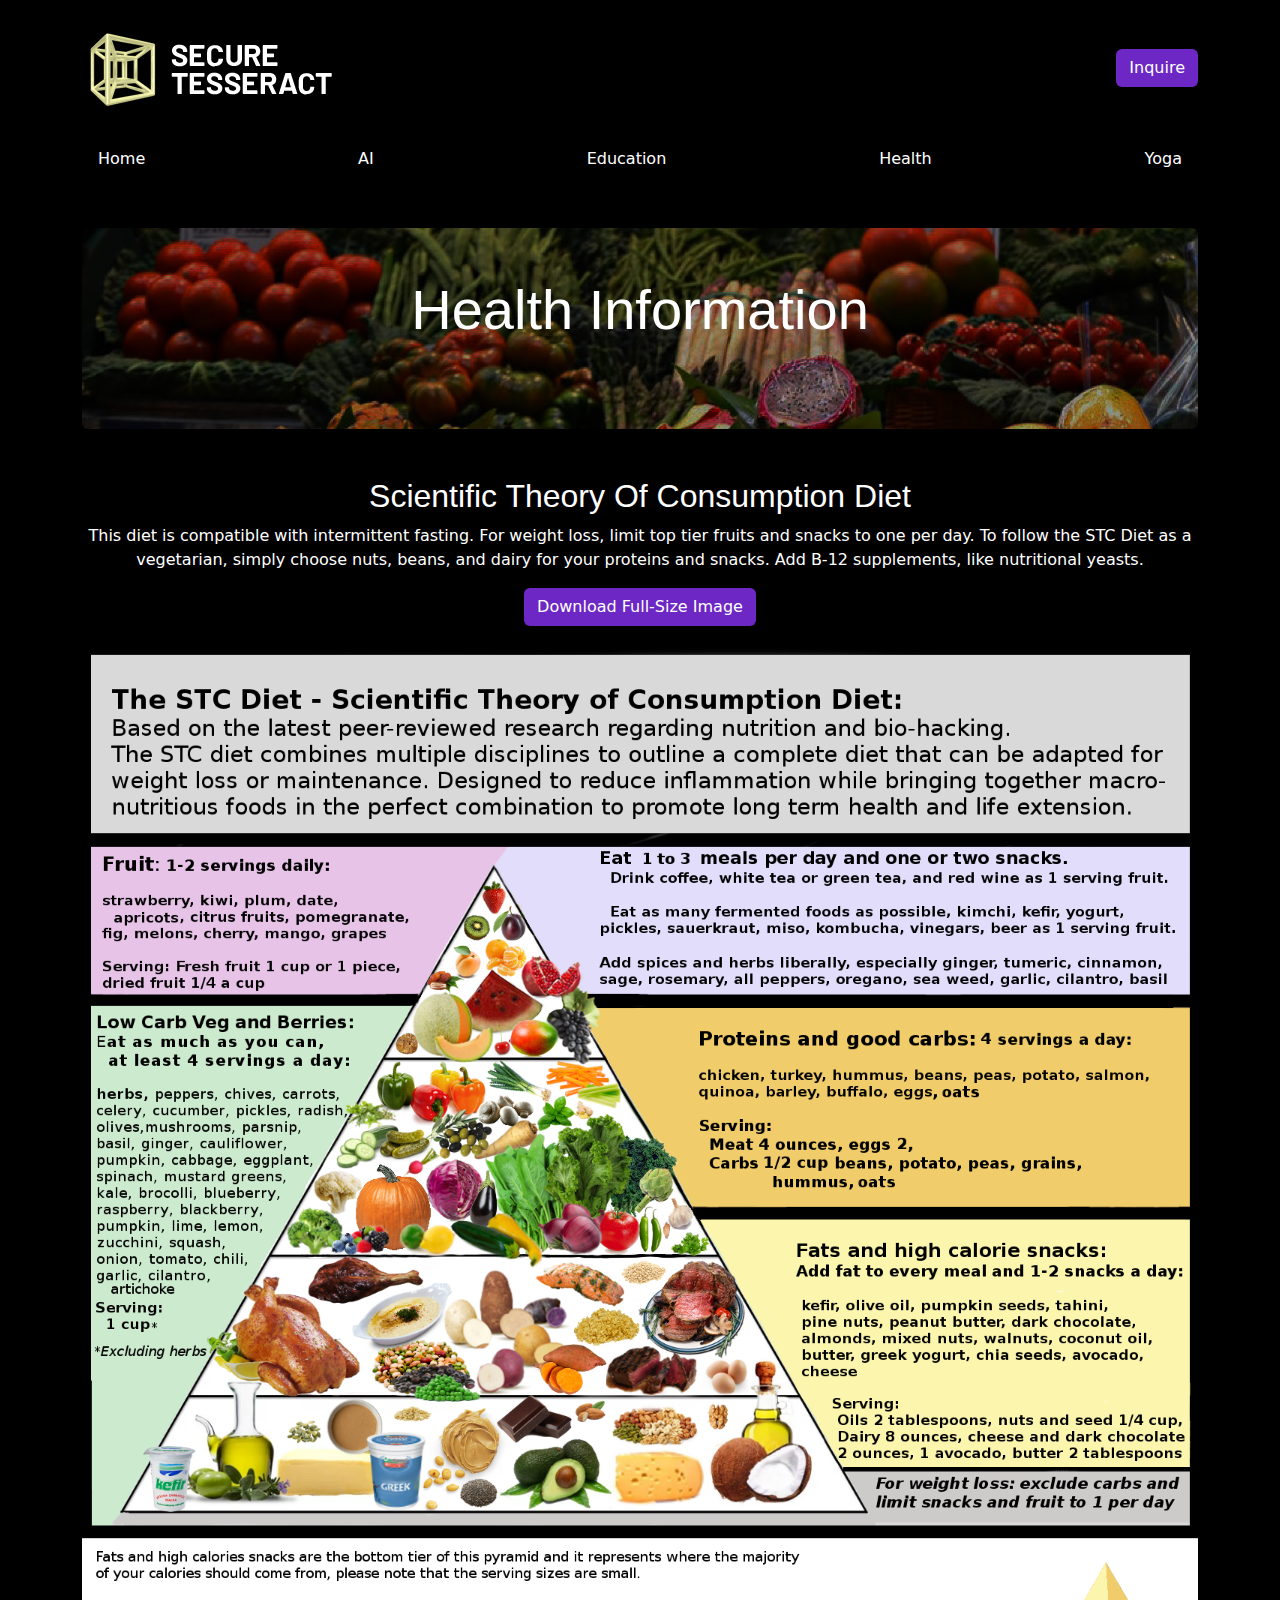
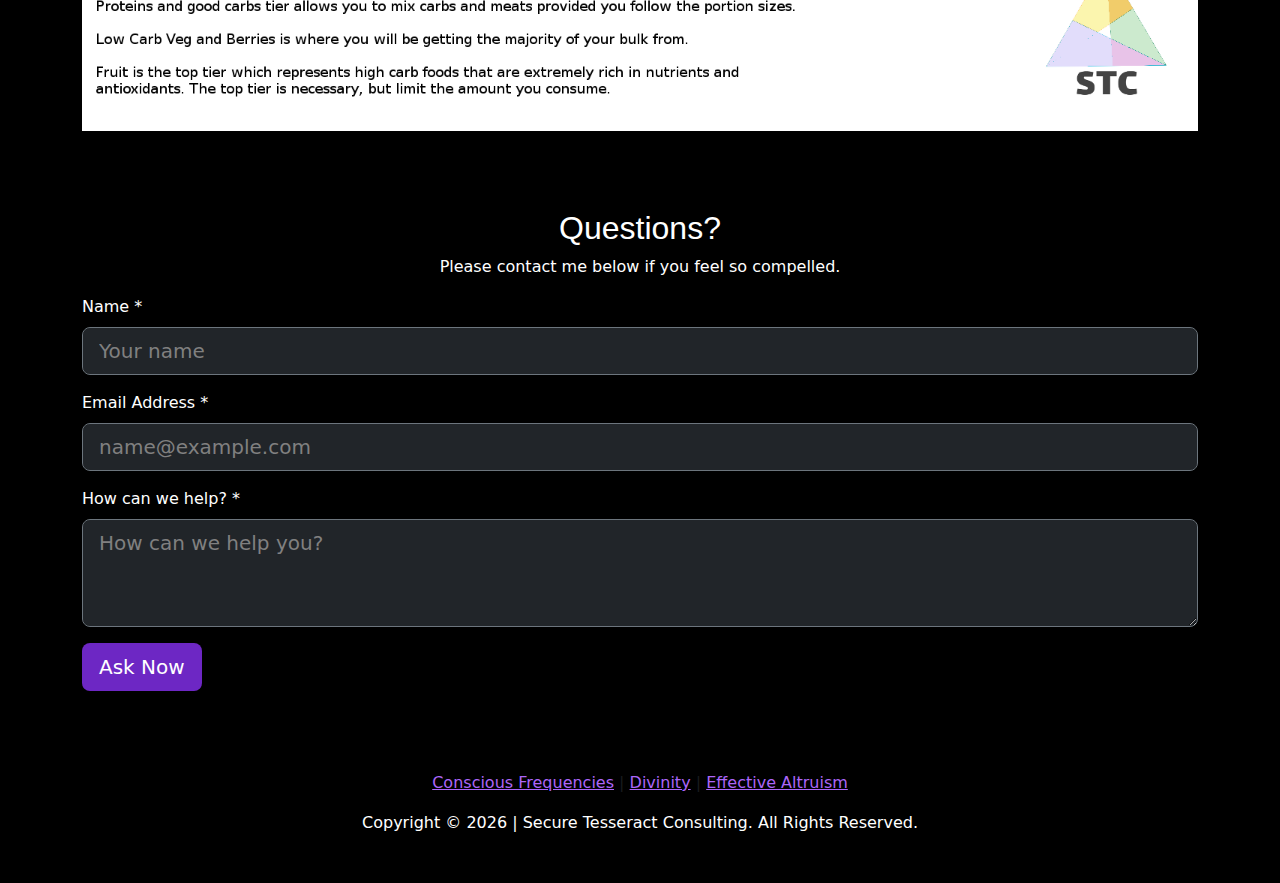
<file: health.html>
<!DOCTYPE html>
<!-- saved from url=(0048)https://getbootstrap.com/docs/5.3/examples/blog/ -->
<html lang="en" data-bs-theme="auto"><head><meta http-equiv="Content-Type" content="text/html; charset=UTF-8"><script src="/resources/color-modes.js"></script>

    
    <meta name="viewport" content="width=device-width, initial-scale=1">
    <meta name="description" content="">
    <meta name="author" content="Mark Otto, Jacob Thornton, and Bootstrap contributors">
    <meta name="generator" content="Hugo 0.118.2">
    <title>Secure Tesseract - Health Resources</title>

    <link rel="canonical" href="https://getbootstrap.com/docs/5.3/examples/blog/">

    

    <link rel="stylesheet" href="/resources/css@3">

<link href="/resources/bootstrap.min.css" rel="stylesheet" integrity="sha384-T3c6CoIi6uLrA9TneNEoa7RxnatzjcDSCmG1MXxSR1GAsXEV/Dwwykc2MPK8M2HN" crossorigin="anonymous">

    <!-- Favicons -->
<link rel="icon" type="image/png" href="/images/favicon.png" />
<meta name="theme-color" content="#000000">



    <style>
      .form-control::placeholder { /* Chrome, Firefox, Opera, Safari 10.1+ */
            color: grey;
            opacity: 1; /* Firefox */
}

.form-control:-ms-input-placeholder { /* Internet Explorer 10-11 */
            color: grey;
}

.form-control::-ms-input-placeholder { /* Microsoft Edge */
            color: grey;
 }

      .bd-placeholder-img {
        font-size: 1.125rem;
        text-anchor: middle;
        -webkit-user-select: none;
        -moz-user-select: none;
        user-select: none;
      }

      @media (min-width: 768px) {
        .bd-placeholder-img-lg {
          font-size: 3.5rem;
        }
      }

      .b-example-divider {
        width: 100%;
        height: 3rem;
        background-color: rgba(0, 0, 0, .1);
        border: solid rgba(0, 0, 0, .15);
        border-width: 1px 0;
        box-shadow: inset 0 .5em 1.5em rgba(0, 0, 0, .1), inset 0 .125em .5em rgba(0, 0, 0, .15);
      }

      .b-example-vr {
        flex-shrink: 0;
        width: 1.5rem;
        height: 100vh;
      }

      .bi {
        vertical-align: -.125em;
        fill: currentColor;
      }

      .nav-scroller {
        position: relative;
        z-index: 2;
        height: 2.75rem;
        overflow-y: hidden;
      }

      .nav-scroller .nav {
        display: flex;
        flex-wrap: nowrap;
        padding-bottom: 1rem;
        margin-top: -1px;
        overflow-x: auto;
        text-align: center;
        white-space: nowrap;
        -webkit-overflow-scrolling: touch;
      }

      .btn-bd-primary {
        --bd-violet-bg: #712cf9;
        --bd-violet-rgb: 112.520718, 44.062154, 249.437846;

        --bs-btn-font-weight: 600;
        --bs-btn-color: var(--bs-white);
        --bs-btn-bg: var(--bd-violet-bg);
        --bs-btn-border-color: var(--bd-violet-bg);
        --bs-btn-hover-color: var(--bs-white);
        --bs-btn-hover-bg: #6528e0;
        --bs-btn-hover-border-color: #6528e0;
        --bs-btn-focus-shadow-rgb: var(--bd-violet-rgb);
        --bs-btn-active-color: var(--bs-btn-hover-color);
        --bs-btn-active-bg: #5a23c8;
        --bs-btn-active-border-color: #5a23c8;
      }

      .bd-mode-toggle {
        z-index: 1500;
      }

      .bd-mode-toggle .dropdown-menu .active .bi {
        display: block !important;
      }
    </style>

    
    <!-- Custom styles for this template -->
    <link href="/resources/css" rel="stylesheet">
    <!-- Custom styles for this template -->
    <link href="/resources/blog.css" rel="stylesheet">
  </head>
  <body style="background:black;">
    <svg xmlns="http://www.w3.org/2000/svg" class="d-none">
      <symbol id="check2" viewBox="0 0 16 16">
        <path d="M13.854 3.646a.5.5 0 0 1 0 .708l-7 7a.5.5 0 0 1-.708 0l-3.5-3.5a.5.5 0 1 1 .708-.708L6.5 10.293l6.646-6.647a.5.5 0 0 1 .708 0z"></path>
      </symbol>
      <symbol id="circle-half" viewBox="0 0 16 16">
        <path d="M8 15A7 7 0 1 0 8 1v14zm0 1A8 8 0 1 1 8 0a8 8 0 0 1 0 16z"></path>
      </symbol>
      <symbol id="moon-stars-fill" viewBox="0 0 16 16">
        <path d="M6 .278a.768.768 0 0 1 .08.858 7.208 7.208 0 0 0-.878 3.46c0 4.021 3.278 7.277 7.318 7.277.527 0 1.04-.055 1.533-.16a.787.787 0 0 1 .81.316.733.733 0 0 1-.031.893A8.349 8.349 0 0 1 8.344 16C3.734 16 0 12.286 0 7.71 0 4.266 2.114 1.312 5.124.06A.752.752 0 0 1 6 .278z"></path>
        <path d="M10.794 3.148a.217.217 0 0 1 .412 0l.387 1.162c.173.518.579.924 1.097 1.097l1.162.387a.217.217 0 0 1 0 .412l-1.162.387a1.734 1.734 0 0 0-1.097 1.097l-.387 1.162a.217.217 0 0 1-.412 0l-.387-1.162A1.734 1.734 0 0 0 9.31 6.593l-1.162-.387a.217.217 0 0 1 0-.412l1.162-.387a1.734 1.734 0 0 0 1.097-1.097l.387-1.162zM13.863.099a.145.145 0 0 1 .274 0l.258.774c.115.346.386.617.732.732l.774.258a.145.145 0 0 1 0 .274l-.774.258a1.156 1.156 0 0 0-.732.732l-.258.774a.145.145 0 0 1-.274 0l-.258-.774a1.156 1.156 0 0 0-.732-.732l-.774-.258a.145.145 0 0 1 0-.274l.774-.258c.346-.115.617-.386.732-.732L13.863.1z"></path>
      </symbol>
      <symbol id="sun-fill" viewBox="0 0 16 16">
        <path d="M8 12a4 4 0 1 0 0-8 4 4 0 0 0 0 8zM8 0a.5.5 0 0 1 .5.5v2a.5.5 0 0 1-1 0v-2A.5.5 0 0 1 8 0zm0 13a.5.5 0 0 1 .5.5v2a.5.5 0 0 1-1 0v-2A.5.5 0 0 1 8 13zm8-5a.5.5 0 0 1-.5.5h-2a.5.5 0 0 1 0-1h2a.5.5 0 0 1 .5.5zM3 8a.5.5 0 0 1-.5.5h-2a.5.5 0 0 1 0-1h2A.5.5 0 0 1 3 8zm10.657-5.657a.5.5 0 0 1 0 .707l-1.414 1.415a.5.5 0 1 1-.707-.708l1.414-1.414a.5.5 0 0 1 .707 0zm-9.193 9.193a.5.5 0 0 1 0 .707L3.05 13.657a.5.5 0 0 1-.707-.707l1.414-1.414a.5.5 0 0 1 .707 0zm9.193 2.121a.5.5 0 0 1-.707 0l-1.414-1.414a.5.5 0 0 1 .707-.707l1.414 1.414a.5.5 0 0 1 0 .707zM4.464 4.465a.5.5 0 0 1-.707 0L2.343 3.05a.5.5 0 1 1 .707-.707l1.414 1.414a.5.5 0 0 1 0 .708z"></path>
      </symbol>
    </svg>

    
<svg xmlns="http://www.w3.org/2000/svg" class="d-none">
  <symbol id="aperture" fill="none" stroke="currentColor" stroke-linecap="round" stroke-linejoin="round" stroke-width="2" viewBox="0 0 24 24">
    <circle cx="12" cy="12" r="10"></circle>
    <path d="M14.31 8l5.74 9.94M9.69 8h11.48M7.38 12l5.74-9.94M9.69 16L3.95 6.06M14.31 16H2.83m13.79-4l-5.74 9.94"></path>
  </symbol>
  <symbol id="cart" viewBox="0 0 16 16">
    <path d="M0 1.5A.5.5 0 0 1 .5 1H2a.5.5 0 0 1 .485.379L2.89 3H14.5a.5.5 0 0 1 .49.598l-1 5a.5.5 0 0 1-.465.401l-9.397.472L4.415 11H13a.5.5 0 0 1 0 1H4a.5.5 0 0 1-.491-.408L2.01 3.607 1.61 2H.5a.5.5 0 0 1-.5-.5zM3.102 4l.84 4.479 9.144-.459L13.89 4H3.102zM5 12a2 2 0 1 0 0 4 2 2 0 0 0 0-4zm7 0a2 2 0 1 0 0 4 2 2 0 0 0 0-4zm-7 1a1 1 0 1 1 0 2 1 1 0 0 1 0-2zm7 0a1 1 0 1 1 0 2 1 1 0 0 1 0-2z"></path>
  </symbol>
  <symbol id="chevron-right" viewBox="0 0 16 16">
    <path fill-rule="evenodd" d="M4.646 1.646a.5.5 0 0 1 .708 0l6 6a.5.5 0 0 1 0 .708l-6 6a.5.5 0 0 1-.708-.708L10.293 8 4.646 2.354a.5.5 0 0 1 0-.708z"></path>
  </symbol>
</svg>

<div class="container">
  <header class=" lh-1 py-3">
    <div class="row flex-nowrap justify-content-between align-items-center">
      <div class="col-4 pt-1">
        <a class="link-secondary" href="./"><img src="/images/logo.png"></a>
      </div>
      <div class="col-4 text-center">
        
      </div>
      <div class="col-4 d-flex justify-content-end align-items-center">
        
        <a href="./health#form" class="btn text-white" style="background: #6d27c4;">Inquire</a>
      </div>
    </div>
  </header>

  <div class="nav-scroller py-1 mb-5 ">
    <nav class="nav justify-content-between">
      <a class="nav-item nav-link text-white" href="./">Home</a>
      <a class="nav-item nav-link text-white" href="./artificial-intelligence">AI</a>
      <a class="nav-item nav-link text-white" href="./education">Education</a>
      <a class="nav-item nav-link text-white" href="./health">Health</a>
      <a class="nav-item nav-link text-white" href="./yoga">Yoga</a>
    </nav>
  </div>
</div>

<main class="container">
  <div class="p-4 p-md-5 mb-4 rounded text-body-emphasis text-center" style="background: url('/images/health-bg.jpg');">
    <div class="col-lg-12 px-0">
      <h1 class="display-4 text-white text-center">Health Information</h1>
      <p class="lead mb-0 text-white" style="visibility: hidden;"><a href="https://getbootstrap.com/docs/5.3/examples/blog/#" class="text-white fw-bold">Inquire Now</a></p>
    </div>
  </div>

  <h2 class="text-white text-center mt-5">Scientific Theory Of Consumption Diet</h2>
  <p class="text-white text-center">This diet is compatible with intermittent fasting. For weight loss, limit top tier fruits and snacks to one per day. To follow the STC Diet as a vegetarian, simply choose nuts, beans, and dairy for your proteins and snacks. Add B-12 supplements, like nutritional yeasts.</p>

  <div class="mb-3 text-white text-center">
    <a class="btn text-white mb-3" style="background: #6d27c4;" href="/images/stc-diet-pyramid.png">Download Full-Size Image</a>
    <br>
    <img src="/images/stc-diet-pyramid.png" style="max-width:100%">
  </div>


  <h2 class="text-white text-center mt-5">Questions?</h2>
  <p class="text-white text-center">Please contact me below if you feel so compelled.</p>

  <form
    action="https://formspree.io/f/xbjnzkpr"
    method="POST"
  >
  <div class="mb-3 text-white">
    <label for="exampleFormControlInput1" class="form-label">Name *</label>
    <input type="text" class="form-control form-control-lg bg-dark text-white border-secondary" id="exampleFormControlInput1" placeholder="Your name" name="name" required>
  </div>
  <div class="mb-3 text-white">
    <label for="exampleFormControlInput1" class="form-label">Email Address *</label>
    <input type="email" class="form-control form-control-lg bg-dark text-white border-secondary" id="exampleFormControlInput1" placeholder="name@example.com" name="email" required>
  </div>
  <div class="mb-3 text-white">
    <label for="exampleFormControlTextarea1" class="form-label">How can we help? *</label>
    <textarea name="message" required class="form-control form-control-lg bg-dark text-white border-secondary" id="exampleFormControlTextarea1" rows="3" placeholder="How can we help you?"></textarea>
  </div>
  <div class="mb-3 text-white">
    <button type="submit" class="btn btn-lg text-white mb-3" style="background: #6d27c4;" id="form">Ask Now</button>
  </div>
  </form>

  <!-- <form id="fs-frm" name="simple-contact-form" accept-charset="utf-8" action="https://formspree.io/f/{form_id}" method="post">
    <fieldset id="fs-frm-inputs">
      <label for="full-name">Full Name</label>
      <input type="text" name="name" id="full-name" placeholder="First and Last" required="">
      <label for="email-address">Email Address</label>
      <input type="email" name="_replyto" id="email-address" placeholder="email@domain.tld" required="">
      <label for="message">Message</label>
      <textarea rows="5" name="message" id="message" placeholder="Aenean lacinia bibendum nulla sed consectetur. Vivamus sagittis lacus vel augue laoreet rutrum faucibus dolor auctor. Donec ullamcorper nulla non metus auctor fringilla nullam quis risus." required=""></textarea>
      <input type="hidden" name="_subject" id="email-subject" value="Contact Form Submission">
    <div data-lastpass-icon-root="true" style="position: relative !important; height: 0px !important; width: 0px !important; float: left !important;"></div></fieldset>
    <input type="submit" value="Submit">
  </form> -->

</main>

<footer class="py-5 text-center text-body-secondary">
  <p><a target="_blank" style="color:#ac66f9;" href="https://blogs.scientificamerican.com/observations/the-hippies-were-right-its-all-about-vibrations-man/">Conscious Frequencies</a> | <a target="_blank" href="https://www.theawakenedstate.net/kundalini-awakening/" style="color:#ac66f9;">Divinity</a> | <a target="_blank" href="https://www.effectivealtruism.org/articles/introduction-to-effective-altruism" style="color:#ac66f9;">Effective Altruism</a></p>
  <p class="mb-0 text-white">
    Copyright © <span id="current-year"></span> | Secure Tesseract Consulting. All Rights Reserved.
  </p>
</footer>

<script src="/resources/bootstrap.bundle.min.js" integrity="sha384-C6RzsynM9kWDrMNeT87bh95OGNyZPhcTNXj1NW7RuBCsyN/o0jlpcV8Qyq46cDfL" crossorigin="anonymous"></script>
<script src="/resources/custom.js"></script>
    

</body></html>
</file>
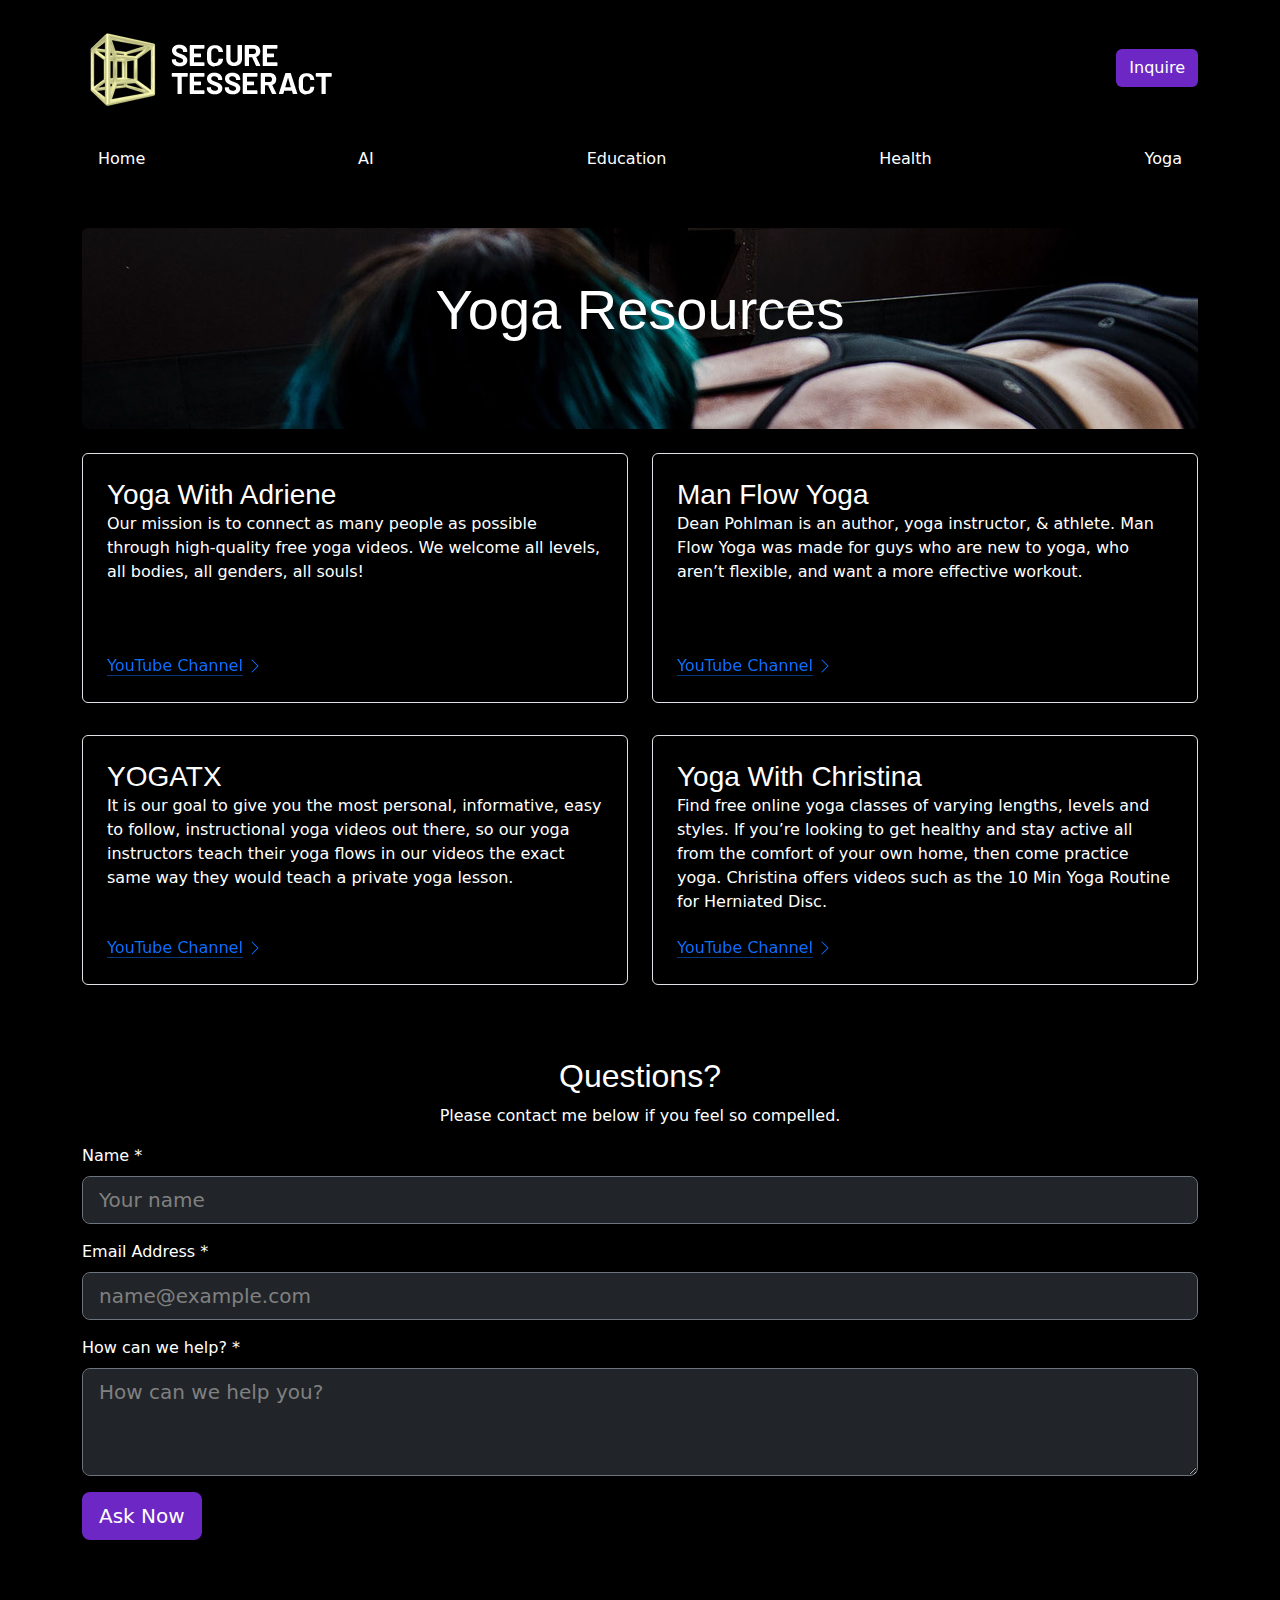
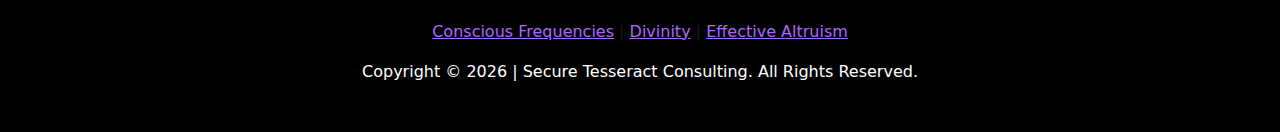
<file: yoga.html>
<!DOCTYPE html>
<!-- saved from url=(0048)https://getbootstrap.com/docs/5.3/examples/blog/ -->
<html lang="en" data-bs-theme="auto"><head><meta http-equiv="Content-Type" content="text/html; charset=UTF-8"><script src="/resources/color-modes.js"></script>

    
    <meta name="viewport" content="width=device-width, initial-scale=1">
    <meta name="description" content="">
    <meta name="author" content="Mark Otto, Jacob Thornton, and Bootstrap contributors">
    <meta name="generator" content="Hugo 0.118.2">
    <title>Secure Tesseract - Yoga Resources</title>

    <link rel="canonical" href="https://getbootstrap.com/docs/5.3/examples/blog/">

    

    <link rel="stylesheet" href="/resources/css@3">

<link href="/resources/bootstrap.min.css" rel="stylesheet" integrity="sha384-T3c6CoIi6uLrA9TneNEoa7RxnatzjcDSCmG1MXxSR1GAsXEV/Dwwykc2MPK8M2HN" crossorigin="anonymous">

    <!-- Favicons -->
<link rel="icon" type="image/png" href="/images/favicon.png" />
<meta name="theme-color" content="#000000">



    <style>
      .form-control::placeholder { /* Chrome, Firefox, Opera, Safari 10.1+ */
            color: grey;
            opacity: 1; /* Firefox */
}

.form-control:-ms-input-placeholder { /* Internet Explorer 10-11 */
            color: grey;
}

.form-control::-ms-input-placeholder { /* Microsoft Edge */
            color: grey;
 }

      .bd-placeholder-img {
        font-size: 1.125rem;
        text-anchor: middle;
        -webkit-user-select: none;
        -moz-user-select: none;
        user-select: none;
      }

      @media (min-width: 768px) {
        .bd-placeholder-img-lg {
          font-size: 3.5rem;
        }
      }

      .b-example-divider {
        width: 100%;
        height: 3rem;
        background-color: rgba(0, 0, 0, .1);
        border: solid rgba(0, 0, 0, .15);
        border-width: 1px 0;
        box-shadow: inset 0 .5em 1.5em rgba(0, 0, 0, .1), inset 0 .125em .5em rgba(0, 0, 0, .15);
      }

      .b-example-vr {
        flex-shrink: 0;
        width: 1.5rem;
        height: 100vh;
      }

      .bi {
        vertical-align: -.125em;
        fill: currentColor;
      }

      .nav-scroller {
        position: relative;
        z-index: 2;
        height: 2.75rem;
        overflow-y: hidden;
      }

      .nav-scroller .nav {
        display: flex;
        flex-wrap: nowrap;
        padding-bottom: 1rem;
        margin-top: -1px;
        overflow-x: auto;
        text-align: center;
        white-space: nowrap;
        -webkit-overflow-scrolling: touch;
      }

      .btn-bd-primary {
        --bd-violet-bg: #712cf9;
        --bd-violet-rgb: 112.520718, 44.062154, 249.437846;

        --bs-btn-font-weight: 600;
        --bs-btn-color: var(--bs-white);
        --bs-btn-bg: var(--bd-violet-bg);
        --bs-btn-border-color: var(--bd-violet-bg);
        --bs-btn-hover-color: var(--bs-white);
        --bs-btn-hover-bg: #6528e0;
        --bs-btn-hover-border-color: #6528e0;
        --bs-btn-focus-shadow-rgb: var(--bd-violet-rgb);
        --bs-btn-active-color: var(--bs-btn-hover-color);
        --bs-btn-active-bg: #5a23c8;
        --bs-btn-active-border-color: #5a23c8;
      }

      .bd-mode-toggle {
        z-index: 1500;
      }

      .bd-mode-toggle .dropdown-menu .active .bi {
        display: block !important;
      }
    </style>

    
    <!-- Custom styles for this template -->
    <link href="/resources/css" rel="stylesheet">
    <!-- Custom styles for this template -->
    <link href="/resources/blog.css" rel="stylesheet">
  </head>
  <body style="background:black;">
    <svg xmlns="http://www.w3.org/2000/svg" class="d-none">
      <symbol id="check2" viewBox="0 0 16 16">
        <path d="M13.854 3.646a.5.5 0 0 1 0 .708l-7 7a.5.5 0 0 1-.708 0l-3.5-3.5a.5.5 0 1 1 .708-.708L6.5 10.293l6.646-6.647a.5.5 0 0 1 .708 0z"></path>
      </symbol>
      <symbol id="circle-half" viewBox="0 0 16 16">
        <path d="M8 15A7 7 0 1 0 8 1v14zm0 1A8 8 0 1 1 8 0a8 8 0 0 1 0 16z"></path>
      </symbol>
      <symbol id="moon-stars-fill" viewBox="0 0 16 16">
        <path d="M6 .278a.768.768 0 0 1 .08.858 7.208 7.208 0 0 0-.878 3.46c0 4.021 3.278 7.277 7.318 7.277.527 0 1.04-.055 1.533-.16a.787.787 0 0 1 .81.316.733.733 0 0 1-.031.893A8.349 8.349 0 0 1 8.344 16C3.734 16 0 12.286 0 7.71 0 4.266 2.114 1.312 5.124.06A.752.752 0 0 1 6 .278z"></path>
        <path d="M10.794 3.148a.217.217 0 0 1 .412 0l.387 1.162c.173.518.579.924 1.097 1.097l1.162.387a.217.217 0 0 1 0 .412l-1.162.387a1.734 1.734 0 0 0-1.097 1.097l-.387 1.162a.217.217 0 0 1-.412 0l-.387-1.162A1.734 1.734 0 0 0 9.31 6.593l-1.162-.387a.217.217 0 0 1 0-.412l1.162-.387a1.734 1.734 0 0 0 1.097-1.097l.387-1.162zM13.863.099a.145.145 0 0 1 .274 0l.258.774c.115.346.386.617.732.732l.774.258a.145.145 0 0 1 0 .274l-.774.258a1.156 1.156 0 0 0-.732.732l-.258.774a.145.145 0 0 1-.274 0l-.258-.774a1.156 1.156 0 0 0-.732-.732l-.774-.258a.145.145 0 0 1 0-.274l.774-.258c.346-.115.617-.386.732-.732L13.863.1z"></path>
      </symbol>
      <symbol id="sun-fill" viewBox="0 0 16 16">
        <path d="M8 12a4 4 0 1 0 0-8 4 4 0 0 0 0 8zM8 0a.5.5 0 0 1 .5.5v2a.5.5 0 0 1-1 0v-2A.5.5 0 0 1 8 0zm0 13a.5.5 0 0 1 .5.5v2a.5.5 0 0 1-1 0v-2A.5.5 0 0 1 8 13zm8-5a.5.5 0 0 1-.5.5h-2a.5.5 0 0 1 0-1h2a.5.5 0 0 1 .5.5zM3 8a.5.5 0 0 1-.5.5h-2a.5.5 0 0 1 0-1h2A.5.5 0 0 1 3 8zm10.657-5.657a.5.5 0 0 1 0 .707l-1.414 1.415a.5.5 0 1 1-.707-.708l1.414-1.414a.5.5 0 0 1 .707 0zm-9.193 9.193a.5.5 0 0 1 0 .707L3.05 13.657a.5.5 0 0 1-.707-.707l1.414-1.414a.5.5 0 0 1 .707 0zm9.193 2.121a.5.5 0 0 1-.707 0l-1.414-1.414a.5.5 0 0 1 .707-.707l1.414 1.414a.5.5 0 0 1 0 .707zM4.464 4.465a.5.5 0 0 1-.707 0L2.343 3.05a.5.5 0 1 1 .707-.707l1.414 1.414a.5.5 0 0 1 0 .708z"></path>
      </symbol>
    </svg>

    
<svg xmlns="http://www.w3.org/2000/svg" class="d-none">
  <symbol id="aperture" fill="none" stroke="currentColor" stroke-linecap="round" stroke-linejoin="round" stroke-width="2" viewBox="0 0 24 24">
    <circle cx="12" cy="12" r="10"></circle>
    <path d="M14.31 8l5.74 9.94M9.69 8h11.48M7.38 12l5.74-9.94M9.69 16L3.95 6.06M14.31 16H2.83m13.79-4l-5.74 9.94"></path>
  </symbol>
  <symbol id="cart" viewBox="0 0 16 16">
    <path d="M0 1.5A.5.5 0 0 1 .5 1H2a.5.5 0 0 1 .485.379L2.89 3H14.5a.5.5 0 0 1 .49.598l-1 5a.5.5 0 0 1-.465.401l-9.397.472L4.415 11H13a.5.5 0 0 1 0 1H4a.5.5 0 0 1-.491-.408L2.01 3.607 1.61 2H.5a.5.5 0 0 1-.5-.5zM3.102 4l.84 4.479 9.144-.459L13.89 4H3.102zM5 12a2 2 0 1 0 0 4 2 2 0 0 0 0-4zm7 0a2 2 0 1 0 0 4 2 2 0 0 0 0-4zm-7 1a1 1 0 1 1 0 2 1 1 0 0 1 0-2zm7 0a1 1 0 1 1 0 2 1 1 0 0 1 0-2z"></path>
  </symbol>
  <symbol id="chevron-right" viewBox="0 0 16 16">
    <path fill-rule="evenodd" d="M4.646 1.646a.5.5 0 0 1 .708 0l6 6a.5.5 0 0 1 0 .708l-6 6a.5.5 0 0 1-.708-.708L10.293 8 4.646 2.354a.5.5 0 0 1 0-.708z"></path>
  </symbol>
</svg>

<div class="container">
  <header class=" lh-1 py-3">
    <div class="row flex-nowrap justify-content-between align-items-center">
      <div class="col-4 pt-1">
        <a class="link-secondary" href="./"><img src="/images/logo.png"></a>
      </div>
      <div class="col-4 text-center">
        
      </div>
      <div class="col-4 d-flex justify-content-end align-items-center">
        
        <a href="./yoga#form" class="btn text-white" style="background: #6d27c4;">Inquire</a>
      </div>
    </div>
  </header>

  <div class="nav-scroller py-1 mb-5 ">
    <nav class="nav justify-content-between">
      <a class="nav-item nav-link text-white" href="./">Home</a>
      <a class="nav-item nav-link text-white" href="./artificial-intelligence">AI</a>
      <a class="nav-item nav-link text-white" href="./education">Education</a>
      <a class="nav-item nav-link text-white" href="./health">Health</a>
      <a class="nav-item nav-link text-white" href="./yoga">Yoga</a>
    </nav>
  </div>
</div>

<main class="container">
  <div class="p-4 p-md-5 mb-4 rounded text-body-emphasis text-center" style="background: url('/images/yoga-bg.jpg');">
    <div class="col-lg-12 px-0">
      <h1 class="display-4 text-white text-center">Yoga Resources</h1>
      <p class="lead mb-0 text-white" style="visibility: hidden;"><a href="https://getbootstrap.com/docs/5.3/examples/blog/#" class="text-white fw-bold">Inquire Now</a></p>
    </div>
  </div>


  <div class="row mb-2 text-white">
    <div class="col-md-6">
      <div class="row g-0 border rounded overflow-hidden flex-md-row mb-4 shadow-sm h-md-250 position-relative">
        <div class="col p-4 d-flex flex-column position-static">
          <h3 class="mb-0">Yoga With Adriene</h3>
          <p class="card-text mb-auto">Our mission is to connect as many people as possible through high-quality free yoga videos. We welcome all levels, all bodies, all genders, all souls!</p>
          <a href="https://www.youtube.com/c/yogawithadriene" target="_blank" class="icon-link gap-1 icon-link-hover stretched-link">
            YouTube Channel
            <svg class="bi"><use xlink:href="#chevron-right"></use></svg>
          </a>
        </div>
      </div>
    </div>
    <div class="col-md-6">
      <div class="row g-0 border rounded overflow-hidden flex-md-row mb-4 shadow-sm h-md-250 position-relative">
        <div class="col p-4 d-flex flex-column position-static">
          <h3 class="mb-0">Man Flow Yoga</h3>
          <p class="card-text mb-auto">Dean Pohlman is an author, yoga instructor, & athlete. Man Flow Yoga was made for guys who are new to yoga, who aren’t flexible, and want a more effective workout.</p>
          <a href="https://www.youtube.com/channel/UCjUb0pALtzJwPDu67lkqHdA" target="_blank" class="icon-link gap-1 icon-link-hover stretched-link">
            YouTube Channel
            <svg class="bi"><use xlink:href="#chevron-right"></use></svg>
          </a>
        </div>
      </div>
    </div>
  </div>

  <div class="row mb-2 text-white">
    <div class="col-md-6">
      <div class="row g-0 border rounded overflow-hidden flex-md-row mb-4 shadow-sm h-md-250 position-relative">
        <div class="col p-4 d-flex flex-column position-static">
          <h3 class="mb-0">YOGATX</h3>
          <p class="card-text mb-auto">It is our goal to give you the most personal, informative, easy to follow, instructional yoga videos out there, so our yoga instructors teach their yoga flows in our videos the exact same way they would teach a private yoga lesson.</p>
          <a href="https://www.youtube.com/c/yogatx" target="_blank" class="icon-link gap-1 icon-link-hover stretched-link">
            YouTube Channel
            <svg class="bi"><use xlink:href="#chevron-right"></use></svg>
          </a>
        </div>
      </div>
    </div>
    <div class="col-md-6">
      <div class="row g-0 border rounded overflow-hidden flex-md-row mb-4 shadow-sm h-md-250 position-relative">
        <div class="col p-4 d-flex flex-column position-static">
          <h3 class="mb-0">Yoga With Christina</h3>
          <p class="card-text mb-auto">Find free online yoga classes of varying lengths, levels and styles. If you’re looking to get healthy and stay active all from the comfort of your own home, then come practice yoga. Christina offers videos such as the 10 Min Yoga Routine for Herniated Disc.</p>
          <a href="https://www.youtube.com/channel/UCHzCYIqj11wguf-Gfq8YhpQ" target="_blank" class="icon-link gap-1 icon-link-hover stretched-link">
            YouTube Channel
            <svg class="bi"><use xlink:href="#chevron-right"></use></svg>
          </a>
        </div>
      </div>
    </div>
  </div>


  <h2 class="text-white text-center mt-5">Questions?</h2>
  <p class="text-white text-center">Please contact me below if you feel so compelled.</p>

  <form
    action="https://formspree.io/f/xbjnzkpr"
    method="POST"
  >
  <div class="mb-3 text-white">
    <label for="exampleFormControlInput1" class="form-label">Name *</label>
    <input type="text" class="form-control form-control-lg bg-dark text-white border-secondary" id="exampleFormControlInput1" placeholder="Your name" name="name" required>
  </div>
  <div class="mb-3 text-white">
    <label for="exampleFormControlInput1" class="form-label">Email Address *</label>
    <input type="email" class="form-control form-control-lg bg-dark text-white border-secondary" id="exampleFormControlInput1" placeholder="name@example.com" name="email" required>
  </div>
  <div class="mb-3 text-white">
    <label for="exampleFormControlTextarea1" class="form-label">How can we help? *</label>
    <textarea name="message" required class="form-control form-control-lg bg-dark text-white border-secondary" id="exampleFormControlTextarea1" rows="3" placeholder="How can we help you?"></textarea>
  </div>
  <div class="mb-3 text-white">
    <button type="submit" class="btn btn-lg text-white mb-3" style="background: #6d27c4;" id="form">Ask Now</button>
  </div>
  </form>

  <!-- <form id="fs-frm" name="simple-contact-form" accept-charset="utf-8" action="https://formspree.io/f/{form_id}" method="post">
    <fieldset id="fs-frm-inputs">
      <label for="full-name">Full Name</label>
      <input type="text" name="name" id="full-name" placeholder="First and Last" required="">
      <label for="email-address">Email Address</label>
      <input type="email" name="_replyto" id="email-address" placeholder="email@domain.tld" required="">
      <label for="message">Message</label>
      <textarea rows="5" name="message" id="message" placeholder="Aenean lacinia bibendum nulla sed consectetur. Vivamus sagittis lacus vel augue laoreet rutrum faucibus dolor auctor. Donec ullamcorper nulla non metus auctor fringilla nullam quis risus." required=""></textarea>
      <input type="hidden" name="_subject" id="email-subject" value="Contact Form Submission">
    <div data-lastpass-icon-root="true" style="position: relative !important; height: 0px !important; width: 0px !important; float: left !important;"></div></fieldset>
    <input type="submit" value="Submit">
  </form> -->

</main>

<footer class="py-5 text-center text-body-secondary">
  <p><a target="_blank" style="color:#ac66f9;" href="https://blogs.scientificamerican.com/observations/the-hippies-were-right-its-all-about-vibrations-man/">Conscious Frequencies</a> | <a target="_blank" href="https://www.theawakenedstate.net/kundalini-awakening/" style="color:#ac66f9;">Divinity</a> | <a target="_blank" href="https://www.effectivealtruism.org/articles/introduction-to-effective-altruism" style="color:#ac66f9;">Effective Altruism</a></p>
  <p class="mb-0 text-white">
    Copyright © <span id="current-year"></span> | Secure Tesseract Consulting. All Rights Reserved.
  </p>
</footer>

<script src="/resources/bootstrap.bundle.min.js" integrity="sha384-C6RzsynM9kWDrMNeT87bh95OGNyZPhcTNXj1NW7RuBCsyN/o0jlpcV8Qyq46cDfL" crossorigin="anonymous"></script>
<script src="/resources/custom.js"></script>
    

</body></html>
</file>
<file: resources/blog.css>
/* stylelint-disable stylistic/selector-list-comma-newline-after */

.blog-header-logo {
  font-family: "Tahoma", "Arial", serif/*rtl:Amiri, Georgia, "Times New Roman", serif*/;
  font-size: 2.25rem;
}

.blog-header-logo:hover {
  text-decoration: none;
}

h1, h2, h3, h4, h5, h6 {
  font-family: "Tahoma", "Arial", serif/*rtl:Amiri, Georgia, "Times New Roman", serif*/;
}

.flex-auto {
  flex: 0 0 auto;
}

.h-250 { height: 250px; }
@media (min-width: 768px) {
  .h-md-250 { height: 250px; }
}

/* Pagination */
.blog-pagination {
  margin-bottom: 4rem;
}

/*
 * Blog posts
 */
.blog-post {
  margin-bottom: 4rem;
}
.blog-post-meta {
  margin-bottom: 1.25rem;
  color: #727272;
}
</file>
